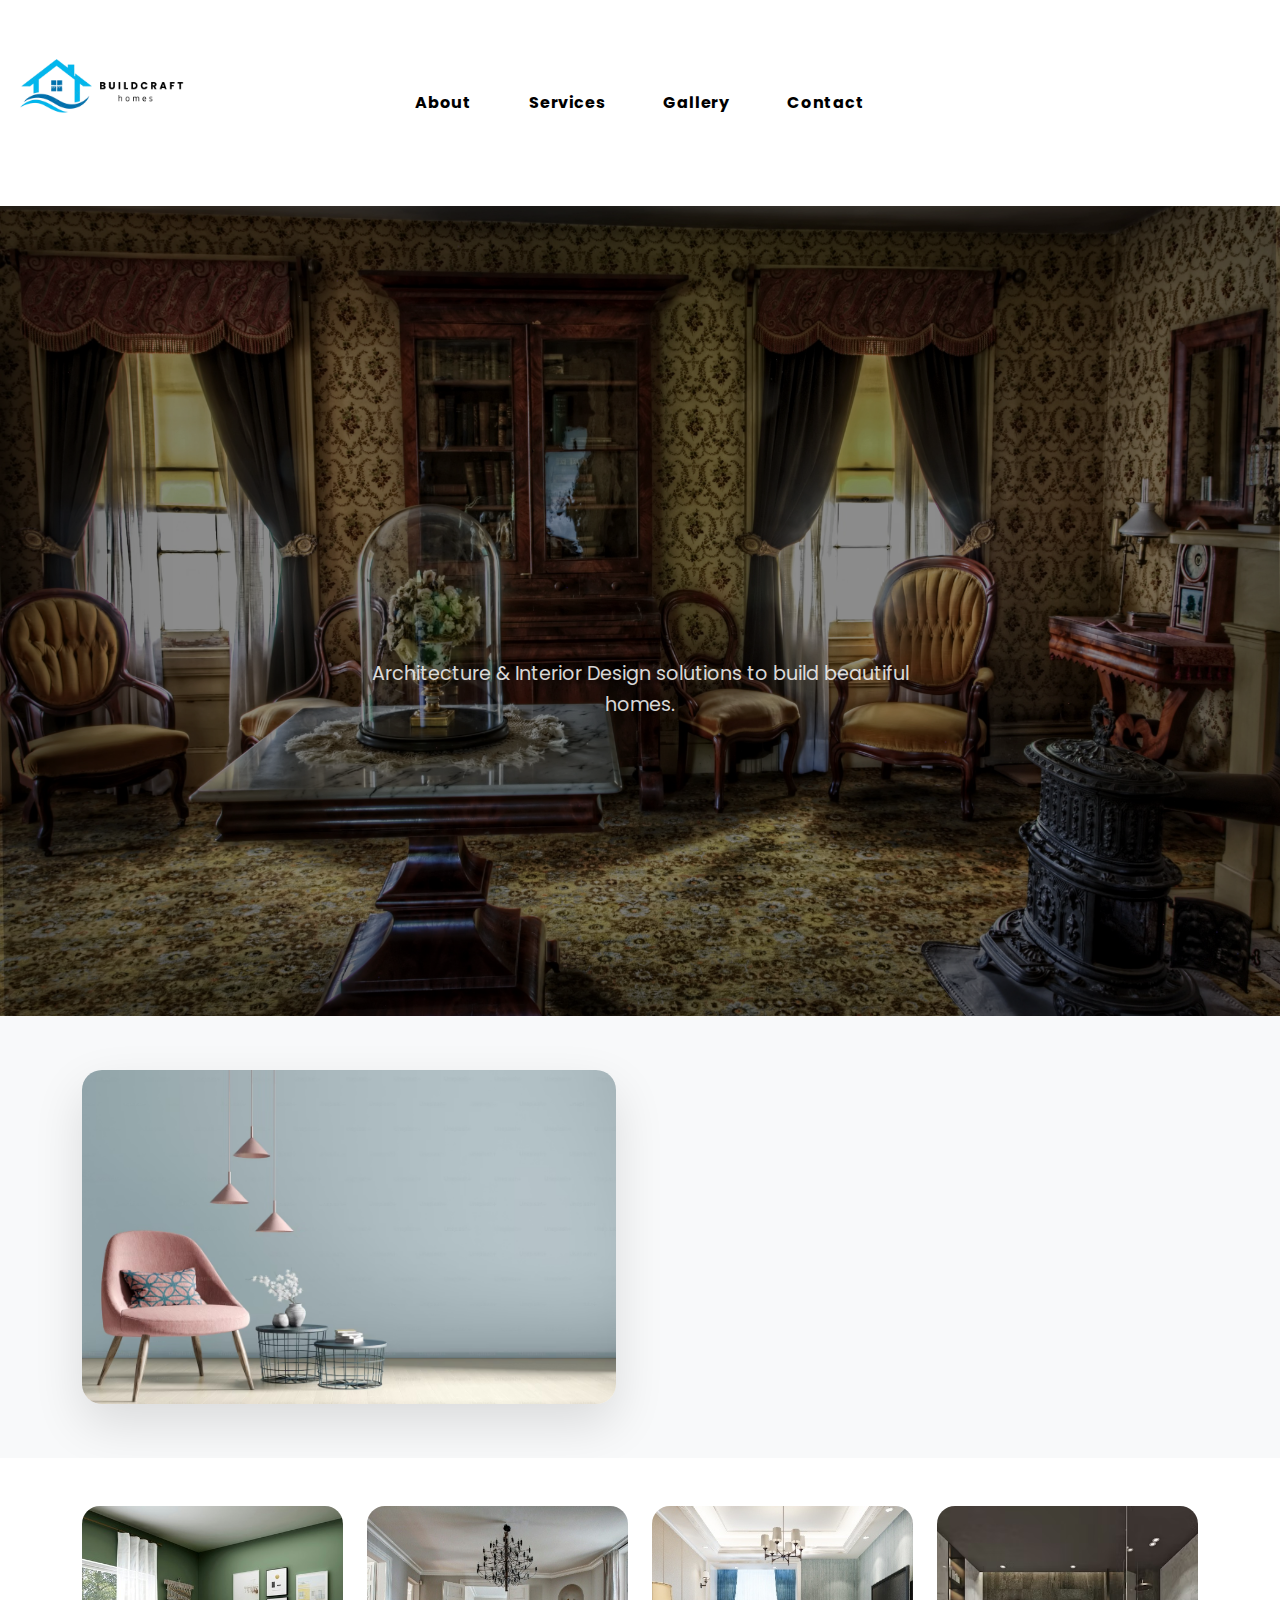
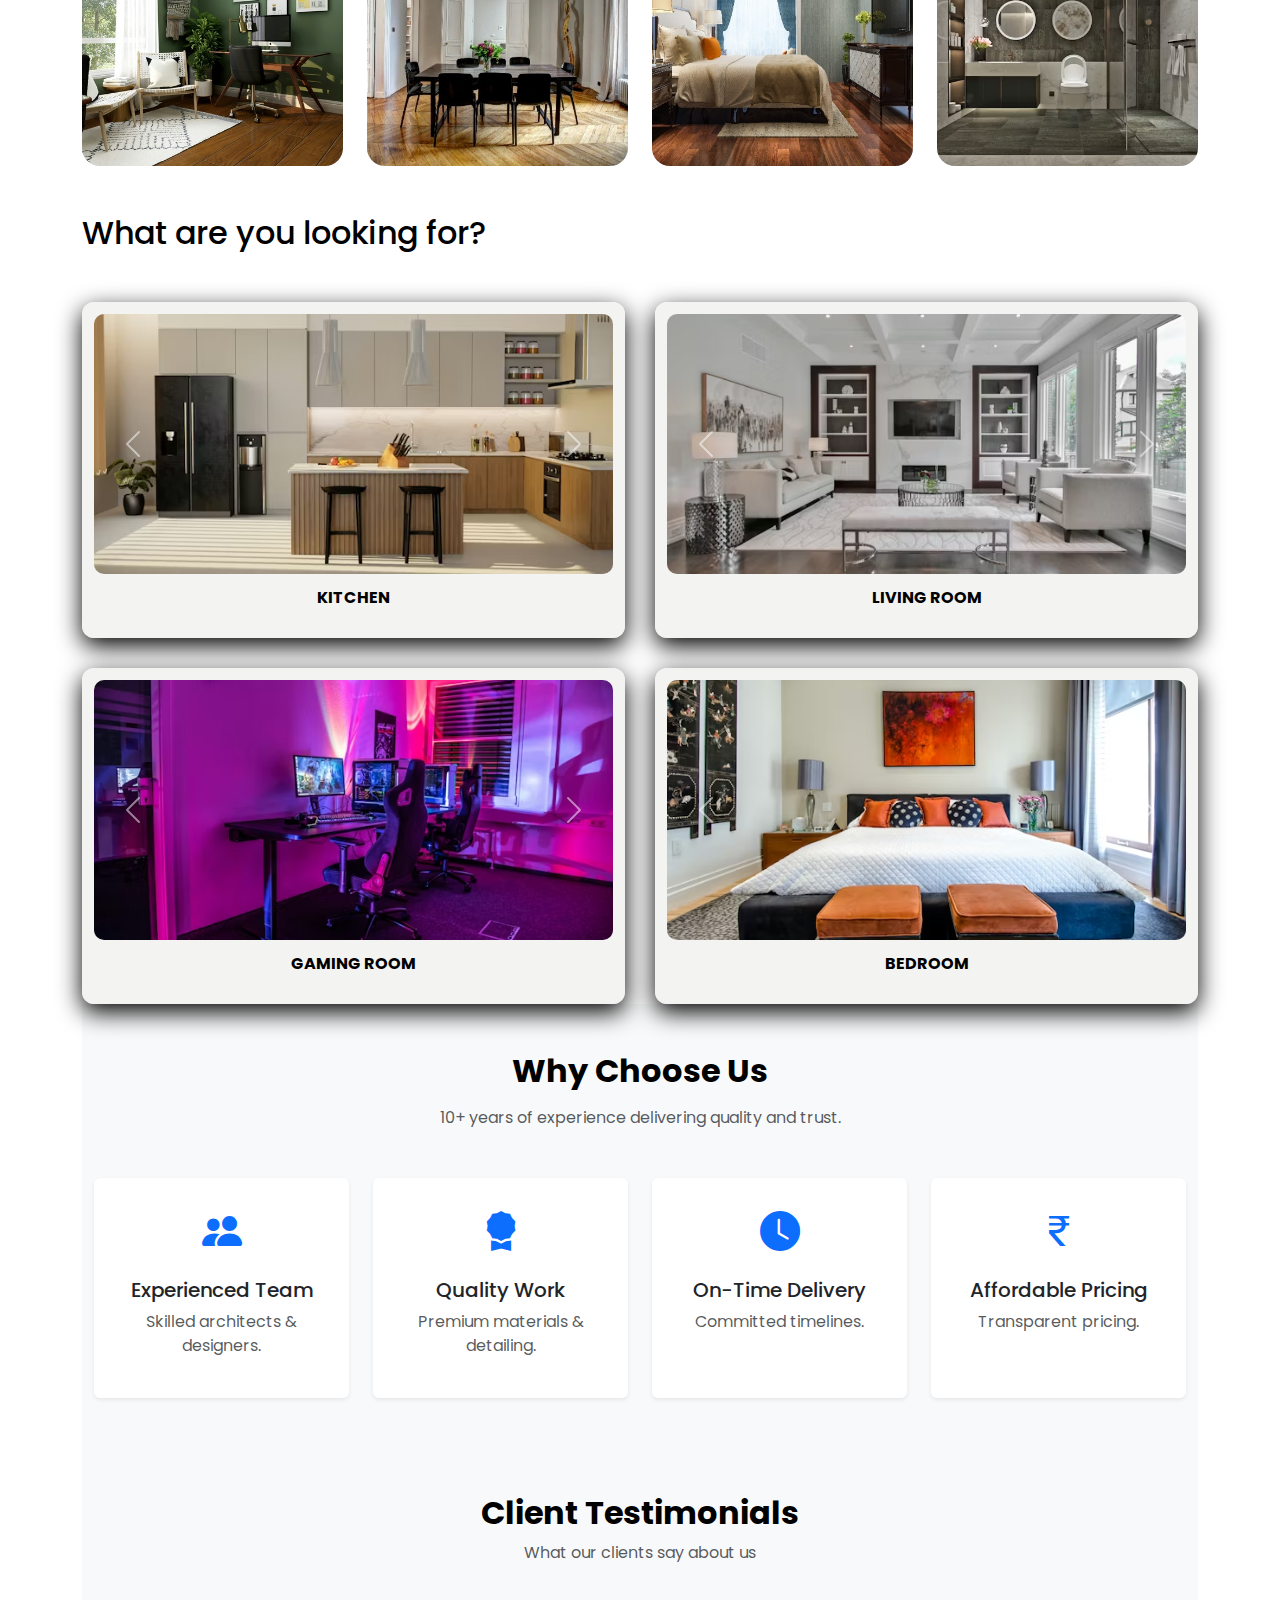
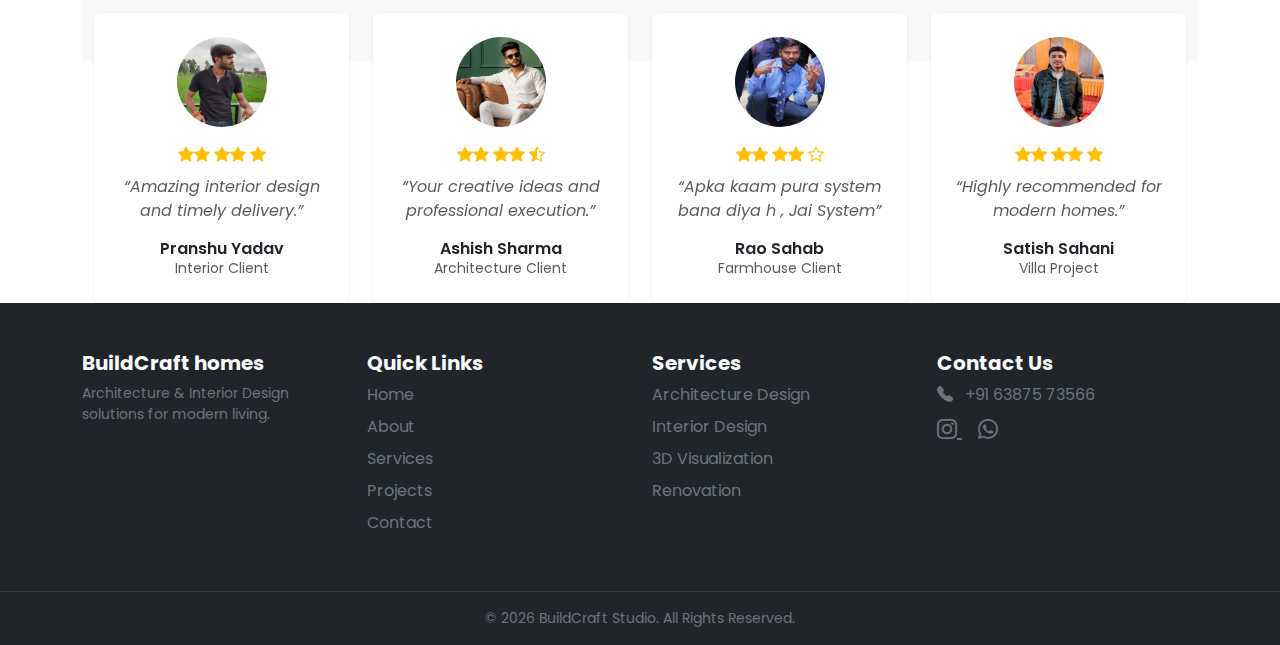
<file: index.html>
<!DOCTYPE html>
<html lang="en">

<head>
  <meta charset="UTF-8">
  <meta name="viewport" content="width=device-width, initial-scale=1.0">
  <title>BuildCraft Studio</title>

  <link href="https://cdn.jsdelivr.net/npm/bootstrap@5.3.2/dist/css/bootstrap.min.css" rel="stylesheet">
  <link href="https://cdn.jsdelivr.net/npm/bootstrap-icons@1.11.3/font/bootstrap-icons.css" rel="stylesheet">
  <link href="https://fonts.googleapis.com/css2?family=Poppins:wght@400;500;600;700&display=swap" rel="stylesheet">
  <link rel="stylesheet" href="asset/style.css">
</head>

<body class="d-flex flex-column min-vh-100">

  <!-- NAVBAR -->
  <nav class="navbar navbar-expand-lg bg-white shadow-sm">
    <div class="container-fluid">

      <!-- LOGO -->
      <a class="navbar-brand" href="index.html">
        <img src="asset/img/BUILD CRAFT.png" alt="BuildCraft Studio" class="img-fluid" style="max-width:180px;">
      </a>

      <!-- TOGGLER -->
      <button class="navbar-toggler" type="button" data-bs-toggle="collapse" data-bs-target="#mainNavbar">
        <span class="navbar-toggler-icon"></span>
      </button>

      <div class="collapse navbar-collapse" id="mainNavbar">

        <!-- LEFT SPACE -->
        <div class="flex-grow-1"></div>

        <!-- CENTER MENU -->
        <ul class="navbar-nav nav-center align-items-lg-center">

          <li class="nav-item">
            <a class="nav-link" href="about.html">About</a>
          </li>

          <li class="nav-item">
            <a class="nav-link" href="service.html">Services</a>
          </li>

          <li class="nav-item">
            <a class="nav-link" href="gallery.html">Gallery</a>
          </li>

          <li class="nav-item">
            <a class="nav-link" href="contact.html">Contact</a>
          </li>

        </ul>

      </div>
    </div>
  </nav>
<main class="flex-grow-1">
  <section class="hero">
    <div class="hero-content">
      <h1>Design Your Dream Home</h1>
      <p>Architecture & Interior Design solutions to build beautiful homes.</p>
      <a href="#" class="hero-btn">Explore Designs</a>
    </div>
  </section>
 <section class="about-section py-5">
  <div class="container">
    <div class="row align-items-center g-5">

      <!-- IMAGE -->
      <div class="col-lg-6">
        <div class="about-img-wrapper">
          <img src="asset/img/about.img/img.01.avif" alt="About" class="img-fluid about-img">
        </div>
      </div>

      <!-- CONTENT -->
      <div class="col-lg-6">
        <div class="about-content">

          <h6 class="about-tag">ABOUT US</h6>

          <h2 class="about-title">
            Designing Spaces That Inspire Living
          </h2>

          <p>
            BuildCraft Studio is a creative architecture and interior design firm
            focused on crafting modern, functional, and timeless spaces.
          </p>

          <p>
            From concept to execution, we work closely with our clients to deliver
            designs that reflect their lifestyle, needs, and vision.
          </p>

          <a href="#" class="about-btn">Learn More</a>

        </div>
      </div>

    </div>
  </div>
</section>

 <section class="ideas-grid py-5">
  <div class="container">
    <div class="row g-4">

      <!-- CARD -->
      <div class="col-md-3 col-sm-6">
        <div class="idea-card">
          <img src="asset/img/homeoffice/img.012.jpg" alt="">
          <div class="idea-overlay">
            <h5>Homeoffice Interior</h5>
          </div>
        </div>
      </div>

      <div class="col-md-3 col-sm-6">
        <div class="idea-card">
          <img src="asset/img/dining/img.01.jpeg" alt="">
          <div class="idea-overlay">
            <h5>Dining Interior</h5>
          </div>
        </div>
      </div>

      <div class="col-md-3 col-sm-6">
        <div class="idea-card">
          <img src="asset/img/bedroom/3d-rendering-beautiful-luxury-bedroom-suite-hotel-with-tv-chandelier.jpeg" alt="">
          <div class="idea-overlay">
            <h5>Bedroom Interior</h5>
          </div>
        </div>
      </div>

      <div class="col-md-3 col-sm-6">
        <div class="idea-card">
          <img src="asset/img/bathroom/bath.01.avif" alt="">
          <div class="idea-overlay">
            <h5>Bathroom Interior</h5>
          </div>
        </div>
      </div>

    </div>
  </div>
</section>

  <section class="browse-section">
    <section class="container">
      <h2 class="section-title">What are you looking for?
</h2>
      <div class="room-two-grid">
        <div class="room-box">
          <div id="kitchenCarousel" class="carousel slide">
            <div class="carousel-inner">
              <div class="carousel-item active">
                <img src="asset/img/kitchen/kit.01.avif" class="d-block w-100" alt="Kitchen design 1">
              </div>
              <div class="carousel-item">
                <img src="asset/img/kitchen/kit.02.avif" class="d-block w-100" alt="Kitchen design 2">
              </div>
            </div>
            <button class="carousel-control-prev" type="button" data-bs-target="#kitchenCarousel" data-bs-slide="prev">
              <span class="carousel-control-prev-icon"></span>
            </button>
            <button class="carousel-control-next" type="button" data-bs-target="#kitchenCarousel" data-bs-slide="next">
              <span class="carousel-control-next-icon"></span>
            </button>
          </div>
          <p class="room-name">KITCHEN </p>
        </div>
        <div class="room-box">
          <div id="livingCarousel" class="carousel slide">
            <div class="carousel-inner">
              <div class="carousel-item active">
                <img src="asset/img/livingroom/living.01.avif" class="d-block w-100" alt="Living room design 1">
              </div>
              <div class="carousel-item">
                <img src="asset/img/livingroom/living.02.avif" class="d-block w-100" alt="Living room design 2">
              </div>
            </div>
            <button class="carousel-control-prev" type="button" data-bs-target="#livingCarousel" data-bs-slide="prev">
              <span class="carousel-control-prev-icon"></span>
            </button>
            <button class="carousel-control-next" type="button" data-bs-target="#livingCarousel" data-bs-slide="next">
              <span class="carousel-control-next-icon"></span>
            </button>
          </div>
          <p class="room-name">LIVING ROOM</p>
        </div>
        <div class="room-box">
          <div id="gamingCarousel" class="carousel slide">
            <div class="carousel-inner">
              <div class="carousel-item active">
                <img src="asset/img/gaming room/gaming.01.avif" class="d-block w-100" alt="Gaming room design 1">
              </div>
              <div class="carousel-item">
                <img src="asset/img/gaming room/gaming.02.avif" class="d-block w-100" alt="Gaming room design 2">
              </div>
            </div>
            <button class="carousel-control-prev" type="button" data-bs-target="#gamingCarousel" data-bs-slide="prev">
              <span class="carousel-control-prev-icon"></span>
            </button>
            <button class="carousel-control-next" type="button" data-bs-target="#gamingCarousel" data-bs-slide="next">
              <span class="carousel-control-next-icon"></span>
            </button>
          </div>
          <p class="room-name">GAMING ROOM</p>
        </div>
        <div class="room-box">
          <div id="bedroomCarousel" class="carousel slide">
            <div class="carousel-inner">
              <div class="carousel-item active">
                <img src="asset/img/bedroom/bed.01.avif" class="d-block w-100" alt="Bedroom design 1">
              </div>
              <div class="carousel-item">
                <img src="asset/img/bedroom/bed.02.avif" class="d-block w-100" alt="Bedroom design 2">
              </div>
            </div>
            <button class="carousel-control-prev" type="button" data-bs-target="#bedroomCarousel" data-bs-slide="prev">
              <span class="carousel-control-prev-icon"></span>
            </button>
            <button class="carousel-control-next" type="button" data-bs-target="#bedroomCarousel" data-bs-slide="next">
              <span class="carousel-control-next-icon"></span>
            </button>
          </div>
          <p class="room-name">BEDROOM</p>
        </div>
      </div>
      </div>
    </section>
   <section class="browse-section">
    <section class="container">
     
   <!-- WHY CHOOSE US -->
    <section class="py-5 bg-light">
      <div class="container text-center">
        <h2 class="fw-bold mb-3">Why Choose Us</h2>
        <p class="text-muted mb-5">
          10+ years of experience delivering quality and trust.
        </p>

        <div class="row g-4">
          <div class="col-md-6 col-lg-3">
            <div class="card h-100 shadow-sm border-0 p-4">
              <i class="bi bi-people-fill fs-1 text-primary mb-3"></i>
              <h5>Experienced Team</h5>
              <p class="text-muted">Skilled architects & designers.</p>
            </div>
          </div>

          <div class="col-md-6 col-lg-3">
            <div class="card h-100 shadow-sm border-0 p-4">
              <i class="bi bi-award-fill fs-1 text-primary mb-3"></i>
              <h5>Quality Work</h5>
              <p class="text-muted">Premium materials & detailing.</p>
            </div>
          </div>
          <div class="col-md-6 col-lg-3">
            <div class="card h-100 shadow-sm border-0 p-4">
              <i class="bi bi-clock-fill fs-1 text-primary mb-3"></i>
              <h5>On-Time Delivery</h5>
              <p class="text-muted">Committed timelines.</p>
            </div>
          </div>
          <div class="col-md-6 col-lg-3">
            <div class="card h-100 shadow-sm border-0 p-4">
              <i class="bi bi-currency-rupee fs-1 text-primary mb-3"></i>
              <h5>Affordable Pricing</h5>
              <p class="text-muted">Transparent pricing.</p>
            </div>
          </div>
        </div>
      </div>
    </section>
<section class="py-5 bg-light">
  <div class="container">
    <div class="text-center mb-5">
      <h2 class="fw-bold">Client Testimonials</h2>
      <p class="text-muted">What our clients say about us</p>
    </div>
        <div class="carousel-item active">
          <div class="row g-4 justify-content-center">
            <div class="col-12 col-md-6 col-lg-3">
              <div class="card h-100 shadow-sm border-0 text-center p-4">
                <img src="asset/img/rating.fpage/img.1.jpeg" class="rounded-circle mx-auto mb-3" width="90" height="90">
                <div class="text-warning mb-2">
                  <i class="bi bi-star-fill"></i><i class="bi bi-star-fill"></i>
                  <i class="bi bi-star-fill"></i><i class="bi bi-star-fill"></i>
                  <i class="bi bi-star-fill"></i>
                </div>
                <p class="text-muted fst-italic">
                  “Amazing interior design and timely delivery.”
                </p>
                <h6 class="fw-semibold mb-0">Pranshu Yadav</h6>
                <small class="text-muted">Interior Client</small>
              </div>
            </div>
            <div class="col-12 col-md-6 col-lg-3">
              <div class="card h-100 shadow-sm border-0 text-center p-4">
                <img src="asset/img/rating.fpage/img.2.jpeg" class="rounded-circle mx-auto mb-3" width="90" height="90">
                <div class="text-warning mb-2">
                  <i class="bi bi-star-fill"></i><i class="bi bi-star-fill"></i>
                  <i class="bi bi-star-fill"></i><i class="bi bi-star-fill"></i>
                  <i class="bi bi-star-half"></i>
                </div>
                <p class="text-muted fst-italic">
                  “Your creative ideas and professional execution.”
                </p>
                <h6 class="fw-semibold mb-0">Ashish Sharma</h6>
                <small class="text-muted">Architecture Client</small>
              </div>
            </div>
            <div class="col-12 col-md-6 col-lg-3">
              <div class="card h-100 shadow-sm border-0 text-center p-4">
                <img src="asset/img/rating.fpage/img.3.jpeg" class="rounded-circle mx-auto mb-3" width="90" height="90">
                <div class="text-warning mb-2">
                  <i class="bi bi-star-fill"></i><i class="bi bi-star-fill"></i>
                  <i class="bi bi-star-fill"></i><i class="bi bi-star-fill"></i>
                  <i class="bi bi-star"></i>
                </div>
                <p class="text-muted fst-italic">
                  “Apka kaam pura system bana diya h , Jai System”
                </p>
                <h6 class="fw-semibold mb-0">Rao Sahab</h6>
                <small class="text-muted">Farmhouse Client</small>
              </div>
            </div>
            <div class="col-12 col-md-6 col-lg-3">
              <div class="card h-100 shadow-sm border-0 text-center p-4">
                <img src="asset/img/rating.fpage/img.4.jpeg" class="rounded-circle mx-auto mb-3" width="90" height="90">
                <div class="text-warning mb-2">
                  <i class="bi bi-star-fill"></i><i class="bi bi-star-fill"></i>
                  <i class="bi bi-star-fill"></i><i class="bi bi-star-fill"></i>
                  <i class="bi bi-star-fill"></i>
                </div>
                <p class="text-muted fst-italic">
                  “Highly recommended for modern homes.”
                </p>
                <h6 class="fw-semibold mb-0">Satish Sahani</h6>
                <small class="text-muted">Villa Project</small>
              </div>
            </div>
          </div>
        </div>      
      </div>
    </div>
  </div>
</section>
</main>
<footer class="bg-dark text-light pt-5 pb-3">
  <div class="container">
    <div class="row">
      <!-- 1. Brand -->
      <div class="col-md-3 mb-4">
        <h5 class="fw-bold">BuildCraft homes</h5>
        <p class="text-secondary small">
          Architecture & Interior Design solutions for modern living.
        </p>
      </div>
      <!-- 2. Quick Links -->
      <div class="col-md-3 mb-4">
        <h5 class="fw-bold">Quick Links</h5>
        <ul class="list-unstyled">
          <li class="mb-2"><a href="#" class="text-secondary text-decoration-none">Home</a></li>
          <li class="mb-2"><a href="#" class="text-secondary text-decoration-none">About</a></li>
          <li class="mb-2"><a href="#" class="text-secondary text-decoration-none">Services</a></li>
          <li class="mb-2"><a href="#" class="text-secondary text-decoration-none">Projects</a></li>
          <li><a href="#" class="text-secondary text-decoration-none">Contact</a></li>
        </ul>
      </div>
      <!-- 3. Services -->
      <div class="col-md-3 mb-4">
        <h5 class="fw-bold">Services</h5>
        <ul class="list-unstyled text-secondary">
          <li class="mb-2">Architecture Design</li>
          <li class="mb-2">Interior Design</li>
          <li class="mb-2">3D Visualization</li>
          <li>Renovation</li>
        </ul>
      </div>
      <!-- 4. Contact Us -->
      <div class="col-md-3 mb-4">
        <h5 class="fw-bold">Contact Us</h5>
        <p class="text-secondary mb-2">
          <i class="bi bi-telephone-fill me-2"></i>
          +91 63875 73566
        </p>
        <div class="mb-3">
          <a href="#" class="text-secondary fs-5 me-3">
            <i class="bi bi-instagram"></i>
          </a>
          <a href="#" class="text-secondary fs-5">
            <i class="bi bi-whatsapp"></i>
          </a>
        </div>
        </div>
      </div>
    </div>
    <hr class="border-secondary">
    <div class="text-center text-secondary small">
      © 2026 BuildCraft Studio. All Rights Reserved.
    </div>
  </div>
</footer>
      <script src="https://cdn.jsdelivr.net/npm/bootstrap@5.3.8/dist/js/bootstrap.bundle.min.js"></script>
      <script>
  const darkBtn = document.getElementById("darkModeBtn");
  darkBtn.addEventListener("click", () => {
    document.body.classList.toggle("dark-mode");
  });
</script>
</body>
</html>
</file>
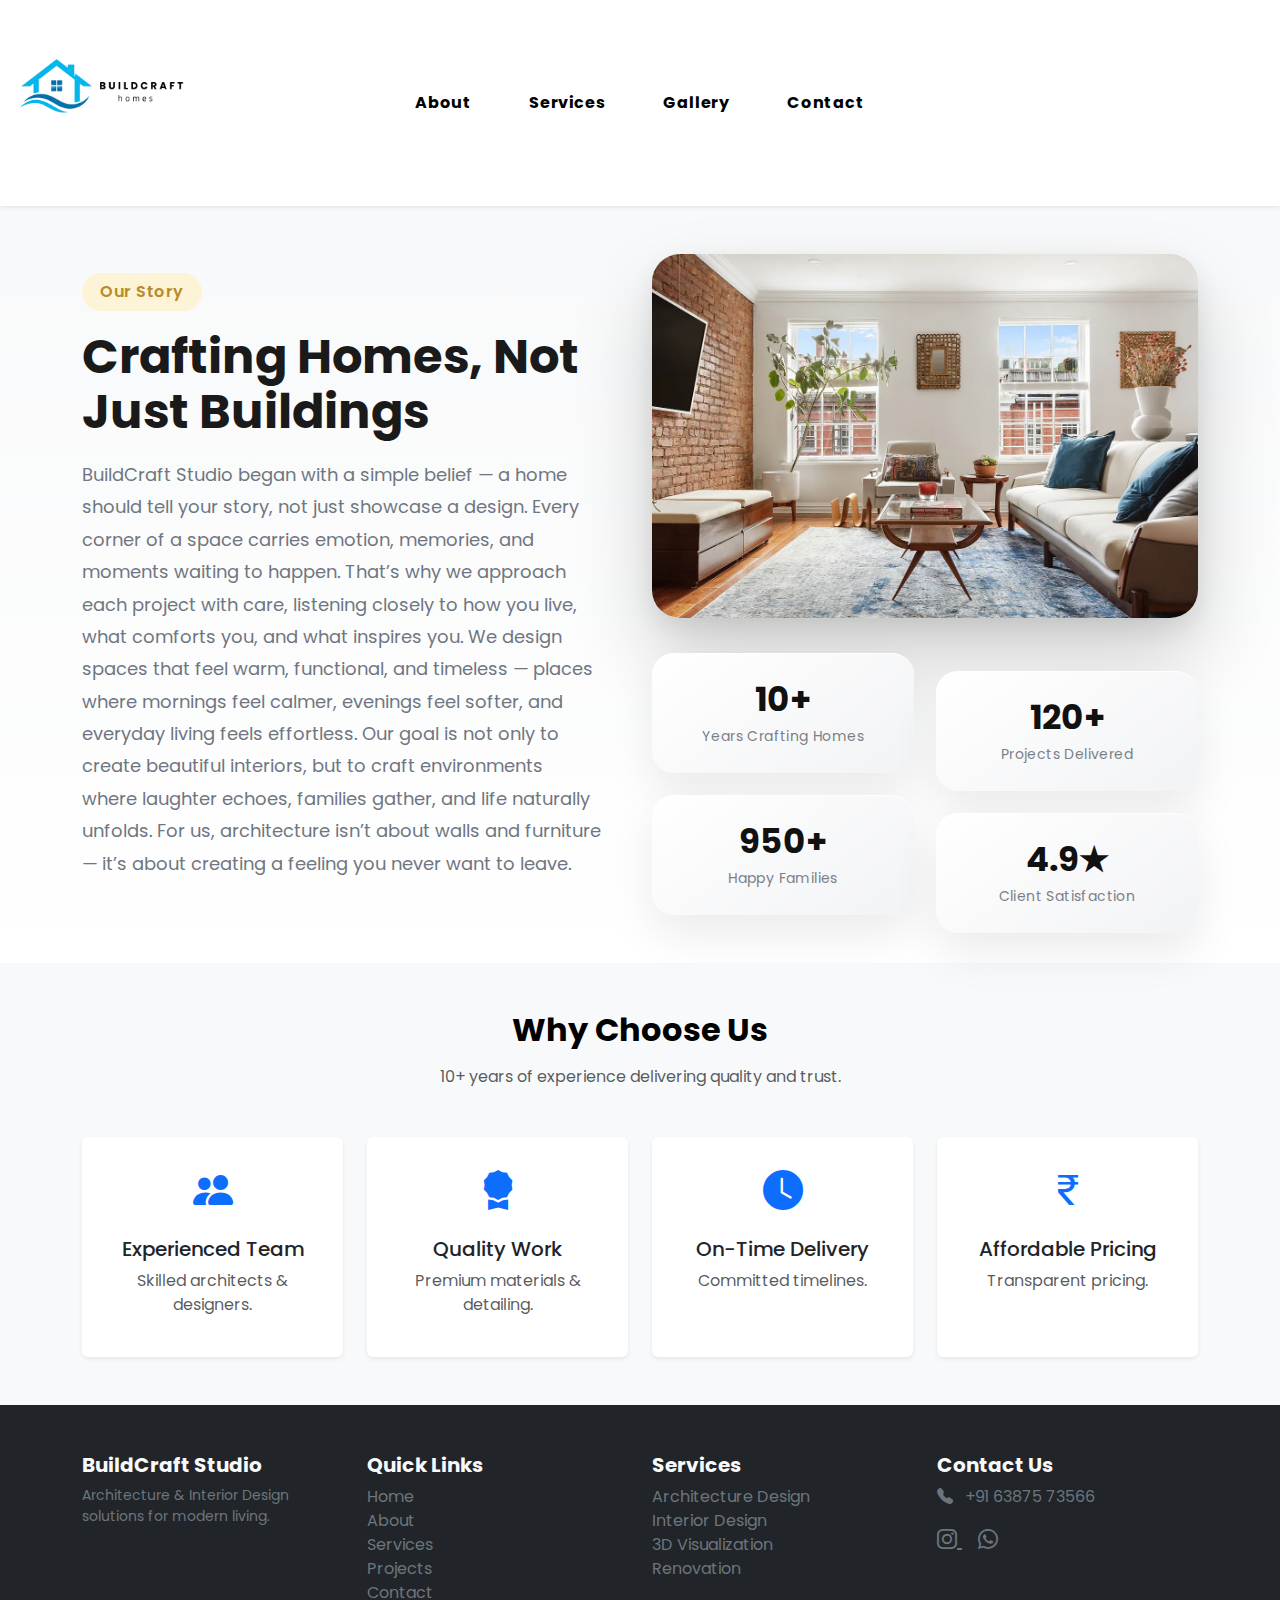
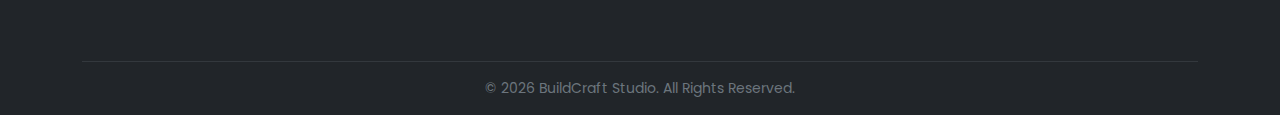
<file: about.html>
<!DOCTYPE html>
<html lang="en">

<head>
  <meta charset="UTF-8">
  <meta name="viewport" content="width=device-width, initial-scale=1.0">
  <title>BuildCraft Studio</title>

  <link href="https://cdn.jsdelivr.net/npm/bootstrap@5.3.2/dist/css/bootstrap.min.css" rel="stylesheet">
  <link href="https://cdn.jsdelivr.net/npm/bootstrap-icons@1.11.3/font/bootstrap-icons.css" rel="stylesheet">
  <link href="https://fonts.googleapis.com/css2?family=Poppins:wght@400;500;600;700&display=swap" rel="stylesheet">
  <link rel="stylesheet" href="asset/style.css">
</head>

<body class="d-flex flex-column min-vh-100">

  <!-- NAVBAR -->
  <nav class="navbar navbar-expand-lg bg-white shadow-sm">
    <div class="container-fluid">

      <!-- LOGO -->
      <a class="navbar-brand" href="index.html">
        <img src="asset/img/BUILD CRAFT.png" alt="BuildCraft Studio" class="img-fluid" style="max-width:180px;">
      </a>

      <!-- TOGGLER -->
      <button class="navbar-toggler" type="button" data-bs-toggle="collapse" data-bs-target="#mainNavbar">
        <span class="navbar-toggler-icon"></span>
      </button>

      <div class="collapse navbar-collapse" id="mainNavbar">

        <!-- LEFT SPACE -->
        <div class="flex-grow-1"></div>

        <!-- CENTER MENU -->
        <ul class="navbar-nav nav-center align-items-lg-center">

          <li class="nav-item">
            <a class="nav-link" href="about.html">About</a>
          </li>

          <li class="nav-item">
            <a class="nav-link" href="service.html">Services</a>
          </li>

          <li class="nav-item">
            <a class="nav-link" href="gallery.html">Gallery</a>
          </li>

          <li class="nav-item">
            <a class="nav-link" href="contact.html">Contact</a>
          </li>

        </ul>

      </div>
    </div>
  </nav>

  <!-- MAIN -->
  <main class="flex-grow-1">
<section class="about-hero py-5">
  <div class="container">
    <div class="row align-items-center gy-5">

      <!-- TEXT -->
      <div class="col-lg-6">

        <span class="about-badge">Our Story</span>

        <h1 class="about-title">
          Crafting Homes, Not Just Buildings
        </h1>

        <p class="about-desc">
          BuildCraft Studio began with a simple belief — a home should tell your story, not just showcase a design. Every corner of a space carries emotion, memories, and moments waiting to happen. That’s why we approach each project with care, listening closely to how you live, what comforts you, and what inspires you. We design spaces that feel warm, functional, and timeless — places where mornings feel calmer, evenings feel softer, and everyday living feels effortless. Our goal is not only to create beautiful interiors, but to craft environments where laughter echoes, families gather, and life naturally unfolds. For us, architecture isn’t about walls and furniture — it’s about creating a feeling you never want to leave.

        </p>

      </div>

      <!-- IMAGE + STATS -->
      <div class="col-lg-6 text-center">

        <div class="about-image-wrap">
          <img src="asset/img/hd_image.webp" class="img-fluid" alt="">
        </div>

        <!-- NEW STATS -->
        <div class="about-stats">

          <div class="stat-card">
            <h3>10+</h3>
            <p>Years Crafting Homes</p>
          </div>

          <div class="stat-card">
            <h3>120+</h3>
            <p>Projects Delivered</p>
          </div>

          <div class="stat-card">
            <h3>950+</h3>
            <p>Happy Families</p>
          </div>

          <div class="stat-card">
            <h3>4.9★</h3>
            <p>Client Satisfaction</p>
          </div>

        </div>

      </div>

    </div>
  </div>
</section>

    <!-- WHY CHOOSE US -->
    <section class="py-5 bg-light">
      <div class="container text-center">
        <h2 class="fw-bold mb-3">Why Choose Us</h2>
        <p class="text-muted mb-5">
          10+ years of experience delivering quality and trust.
        </p>

        <div class="row g-4">
          <div class="col-md-6 col-lg-3">
            <div class="card h-100 shadow-sm border-0 p-4">
              <i class="bi bi-people-fill fs-1 text-primary mb-3"></i>
              <h5>Experienced Team</h5>
              <p class="text-muted">Skilled architects & designers.</p>
            </div>
          </div>

          <div class="col-md-6 col-lg-3">
            <div class="card h-100 shadow-sm border-0 p-4">
              <i class="bi bi-award-fill fs-1 text-primary mb-3"></i>
              <h5>Quality Work</h5>
              <p class="text-muted">Premium materials & detailing.</p>
            </div>
          </div>

          <div class="col-md-6 col-lg-3">
            <div class="card h-100 shadow-sm border-0 p-4">
              <i class="bi bi-clock-fill fs-1 text-primary mb-3"></i>
              <h5>On-Time Delivery</h5>
              <p class="text-muted">Committed timelines.</p>
            </div>
          </div>

          <div class="col-md-6 col-lg-3">
            <div class="card h-100 shadow-sm border-0 p-4">
              <i class="bi bi-currency-rupee fs-1 text-primary mb-3"></i>
              <h5>Affordable Pricing</h5>
              <p class="text-muted">Transparent pricing.</p>
            </div>
          </div>
        </div>
      </div>
    </section>

  </main>
<footer class="bg-dark text-light pt-5 pb-3 mt-auto">
  <div class="container">
    <div class="row">

      <div class="col-md-3 mb-4">
        <h5 class="fw-bold">BuildCraft Studio</h5>
        <p class="text-secondary small">
          Architecture & Interior Design solutions for modern living.
        </p>
      </div>

      <div class="col-md-3 mb-4">
        <h5 class="fw-bold">Quick Links</h5>
        <ul class="list-unstyled">
          <li><a href="#" class="text-secondary text-decoration-none">Home</a></li>
          <li><a href="#" class="text-secondary text-decoration-none">About</a></li>
          <li><a href="#" class="text-secondary text-decoration-none">Services</a></li>
          <li><a href="#" class="text-secondary text-decoration-none">Projects</a></li>
          <li><a href="#" class="text-secondary text-decoration-none">Contact</a></li>
        </ul>
      </div>

      <div class="col-md-3 mb-4">
        <h5 class="fw-bold">Services</h5>
        <ul class="list-unstyled text-secondary">
          <li>Architecture Design</li>
          <li>Interior Design</li>
          <li>3D Visualization</li>
          <li>Renovation</li>
        </ul>
      </div>

      <div class="col-md-3 mb-4">
        <h5 class="fw-bold">Contact Us</h5>
        <p class="text-secondary">
          <i class="bi bi-telephone-fill me-2"></i>
          +91 63875 73566
        </p>
        <a href="#" class="text-secondary fs-5 me-3">
          <i class="bi bi-instagram"></i>
        </a>
        <a href="#" class="text-secondary fs-5">
          <i class="bi bi-whatsapp"></i>
        </a>
      </div>

    </div>

    <hr class="border-secondary">

    <div class="text-center text-secondary small">
      © 2026 BuildCraft Studio. All Rights Reserved.
    </div>
  </div>
</footer>

  <!-- Bootstrap JS -->
  <script src="https://cdn.jsdelivr.net/npm/bootstrap@5.3.2/dist/js/bootstrap.bundle.min.js"></script>

  <script>
    const darkBtn = document.getElementById("darkModeBtn");
    darkBtn.addEventListener("click", () => {
      document.body.classList.toggle("dark-mode");
    });
  </script>

</body>
</html>
</file>
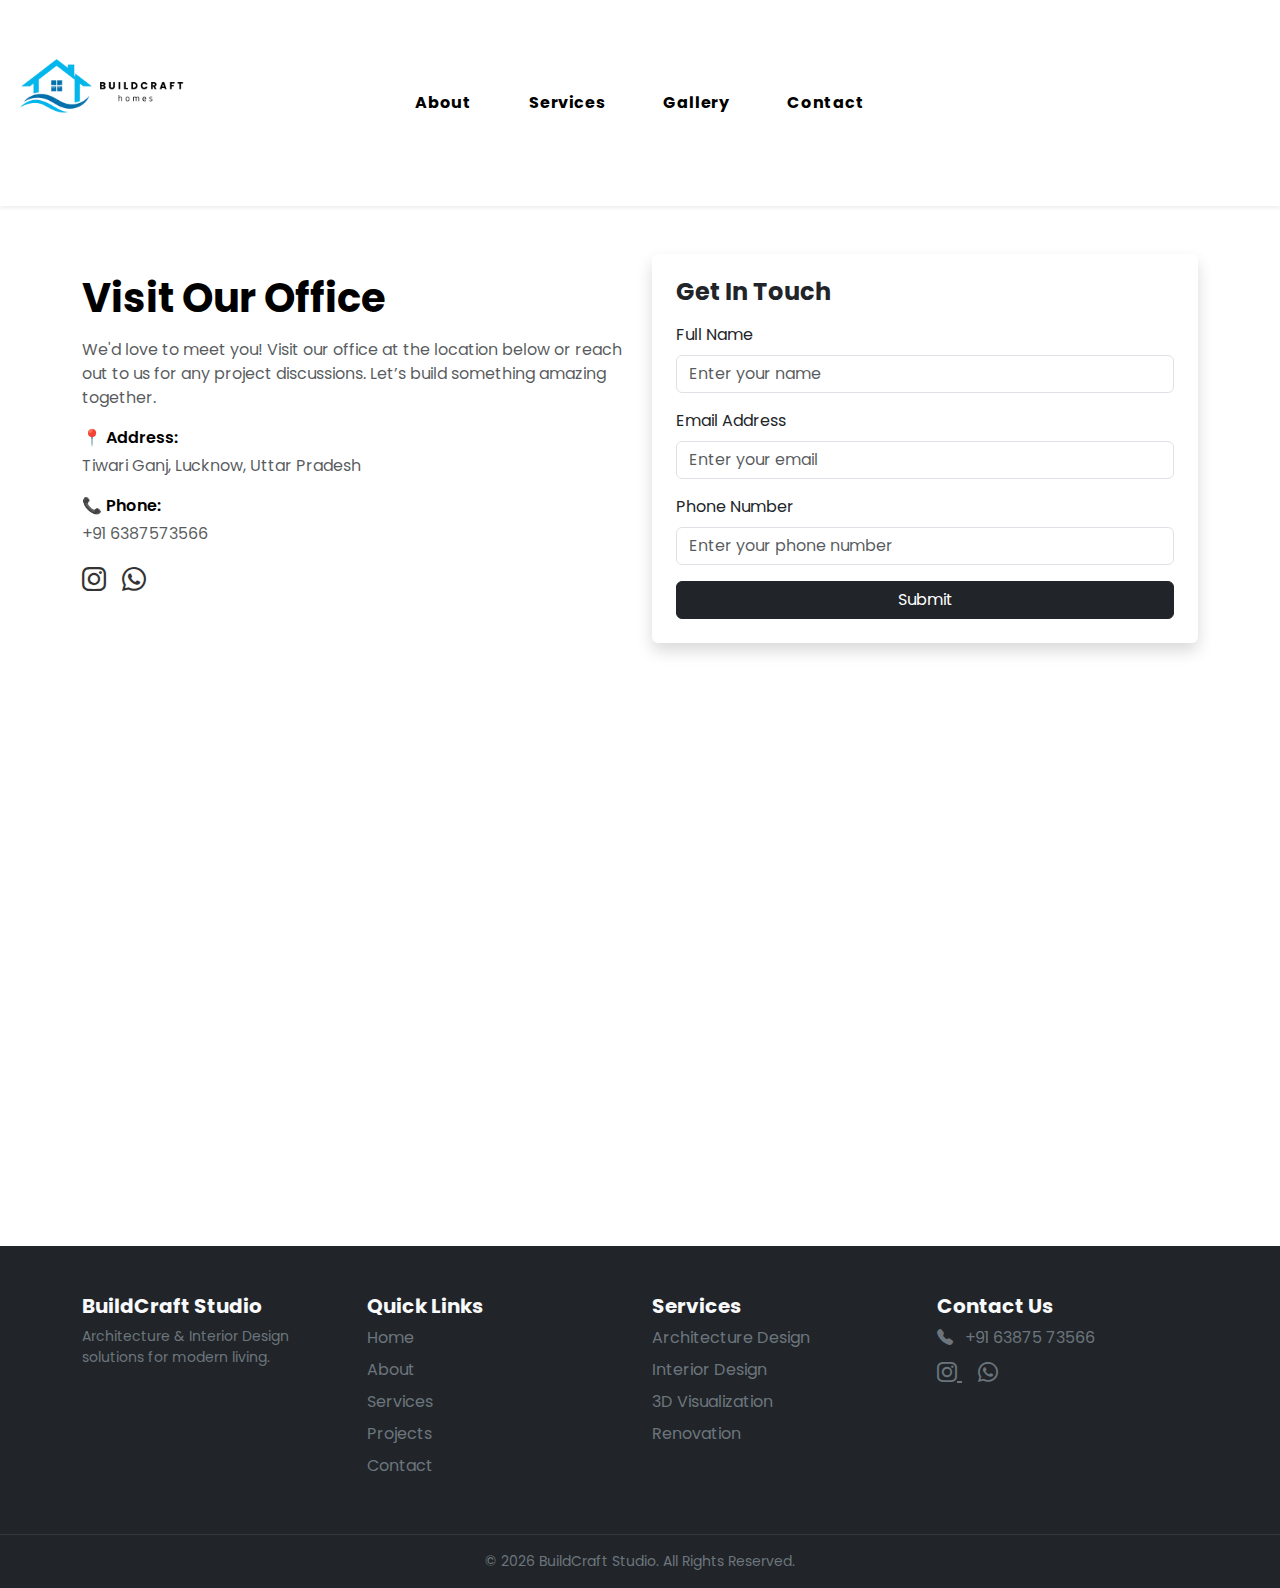
<file: contact.html>
<!DOCTYPE html>
<html lang="en">

<head>
  <meta charset="UTF-8">
  <meta name="viewport" content="width=device-width, initial-scale=1.0">
  <title>BuildCraft Studio</title>

  <link href="https://cdn.jsdelivr.net/npm/bootstrap@5.3.2/dist/css/bootstrap.min.css" rel="stylesheet">
  <link href="https://cdn.jsdelivr.net/npm/bootstrap-icons@1.11.3/font/bootstrap-icons.css" rel="stylesheet">
  <link href="https://fonts.googleapis.com/css2?family=Poppins:wght@400;500;600;700&display=swap" rel="stylesheet">
  <link rel="stylesheet" href="asset/style.css">
</head>

<body class="d-flex flex-column min-vh-100">

  <!-- NAVBAR -->
  <nav class="navbar navbar-expand-lg bg-white shadow-sm">
    <div class="container-fluid">

      <!-- LOGO -->
      <a class="navbar-brand" href="index.html">
        <img src="asset/img/BUILD CRAFT.png" alt="BuildCraft Studio" class="img-fluid" style="max-width:180px;">
      </a>

      <!-- TOGGLER -->
      <button class="navbar-toggler" type="button" data-bs-toggle="collapse" data-bs-target="#mainNavbar">
        <span class="navbar-toggler-icon"></span>
      </button>

      <div class="collapse navbar-collapse" id="mainNavbar">

        <!-- LEFT SPACE -->
        <div class="flex-grow-1"></div>

        <!-- CENTER MENU -->
        <ul class="navbar-nav nav-center align-items-lg-center">

          <li class="nav-item">
            <a class="nav-link" href="about.html">About</a>
          </li>

          <li class="nav-item">
            <a class="nav-link" href="service.html">Services</a>
          </li>

          <li class="nav-item">
            <a class="nav-link" href="gallery.html">Gallery</a>
          </li>

          <li class="nav-item">
            <a class="nav-link" href="contact.html">Contact</a>
          </li>

        </ul>

      </div>
    </div>
  </nav>

    <main class="flex-grow-1">
 <!-- Contact Section -->
<section class="container py-5">
  <div class="row align-items-center">
    <div class="col-lg-6 mb-4">
  <h1 class="fw-bold mb-3">Visit Our Office</h1>
  <p class="text-muted">
    We'd love to meet you! Visit our office at the location below 
    or reach out to us for any project discussions. 
    Let’s build something amazing together.
  </p>

  <p class="fw-semibold mb-1">📍 Address:</p>
  <p class="text-muted">
    Tiwari Ganj, Lucknow, Uttar Pradesh
  </p>

  <p class="fw-semibold mb-1">📞 Phone:</p>
  <p class="text-muted">+91 6387573566</p>
<div class="d-flex gap-3">
  <a href="https://instagram.com/buildcraftstudio" target="_blank" class="social-icon">
    <i class="bi bi-instagram"></i>
  </a>

  <a href="https://wa.me/916387573566" target="_blank" class="social-icon">
    <i class="bi bi-whatsapp"></i>
  </a>
</div>

</div>


    <!-- Right Side Form -->
    <div class="col-lg-6">
      <div class="card shadow p-4 border-0">
        <h4 class="fw-bold mb-3">Get In Touch</h4>

        <form>
          <div class="mb-3">
            <label class="form-label">Full Name</label>
            <input type="text" class="form-control" placeholder="Enter your name" required>
          </div>

          <div class="mb-3">
            <label class="form-label">Email Address</label>
            <input type="email" class="form-control" placeholder="Enter your email" required>
          </div>

          <div class="mb-3">
            <label class="form-label">Phone Number</label>
            <input type="tel" class="form-control" placeholder="Enter your phone number" required>
          </div>

          <button type="submit" class="btn btn-dark w-100">Submit</button>
        </form>
      </div>
    </div>

  </div>
</section>

<!-- Full Width Google Map -->
<div class="container-fluid p-0 mt-5">
  <iframe 
    src="https://www.google.com/maps/embed?pb=!1m18!1m12!1m3!1d3558.395565489277!2d81.06207017489426!3d26.8909384610269!2m3!1f0!2f0!3f0!3m2!1i1024!2i768!4f13.1!3m3!1m2!1s0x399959003e7fc2df%3A0xdc3a8a5906ab2f5!2sTiwari%20ganj!5e0!3m2!1sen!2sin!4v1770802148031!5m2!1sen!2sin"
    width="100%"
    height="500"
    style="border:0;"
    allowfullscreen=""
    loading="lazy">
  </iframe>
</div>

  </main>
<footer class="bg-dark text-light pt-5 pb-3">
  <div class="container">
    <div class="row">
      <!-- 1. Brand -->
      <div class="col-md-3 mb-4">
        <h5 class="fw-bold">BuildCraft Studio</h5>
        <p class="text-secondary small">
          Architecture & Interior Design solutions for modern living.
        </p>
      </div>
      <!-- 2. Quick Links -->
      <div class="col-md-3 mb-4">
        <h5 class="fw-bold">Quick Links</h5>
        <ul class="list-unstyled">
          <li class="mb-2"><a href="#" class="text-secondary text-decoration-none">Home</a></li>
          <li class="mb-2"><a href="#" class="text-secondary text-decoration-none">About</a></li>
          <li class="mb-2"><a href="#" class="text-secondary text-decoration-none">Services</a></li>
          <li class="mb-2"><a href="#" class="text-secondary text-decoration-none">Projects</a></li>
          <li><a href="#" class="text-secondary text-decoration-none">Contact</a></li>
        </ul>
      </div>
      <!-- 3. Services -->
      <div class="col-md-3 mb-4">
        <h5 class="fw-bold">Services</h5>
        <ul class="list-unstyled text-secondary">
          <li class="mb-2">Architecture Design</li>
          <li class="mb-2">Interior Design</li>
          <li class="mb-2">3D Visualization</li>
          <li>Renovation</li>
        </ul>
      </div>
      <!-- 4. Contact Us -->
      <div class="col-md-3 mb-4">
        <h5 class="fw-bold">Contact Us</h5>
        <p class="text-secondary mb-2">
          <i class="bi bi-telephone-fill me-2"></i>
          +91 63875 73566
        </p>
        <div class="mb-3">
          <a href="#" class="text-secondary fs-5 me-3">
            <i class="bi bi-instagram"></i>
          </a>
          <a href="#" class="text-secondary fs-5">
            <i class="bi bi-whatsapp"></i>
          </a>
        </div>
        </div>
      </div>
    </div>
    <hr class="border-secondary">
    <div class="text-center text-secondary small">
      © 2026 BuildCraft Studio. All Rights Reserved.
    </div>
  </div>
</footer>
        <script src="https://cdn.jsdelivr.net/npm/bootstrap@5.3.8/dist/js/bootstrap.bundle.min.js"></script>
      <script>
  const darkBtn = document.getElementById("darkModeBtn");
  darkBtn.addEventListener("click", () => {
    document.body.classList.toggle("dark-mode");
  });
</script>
</body>
</html>
</file>
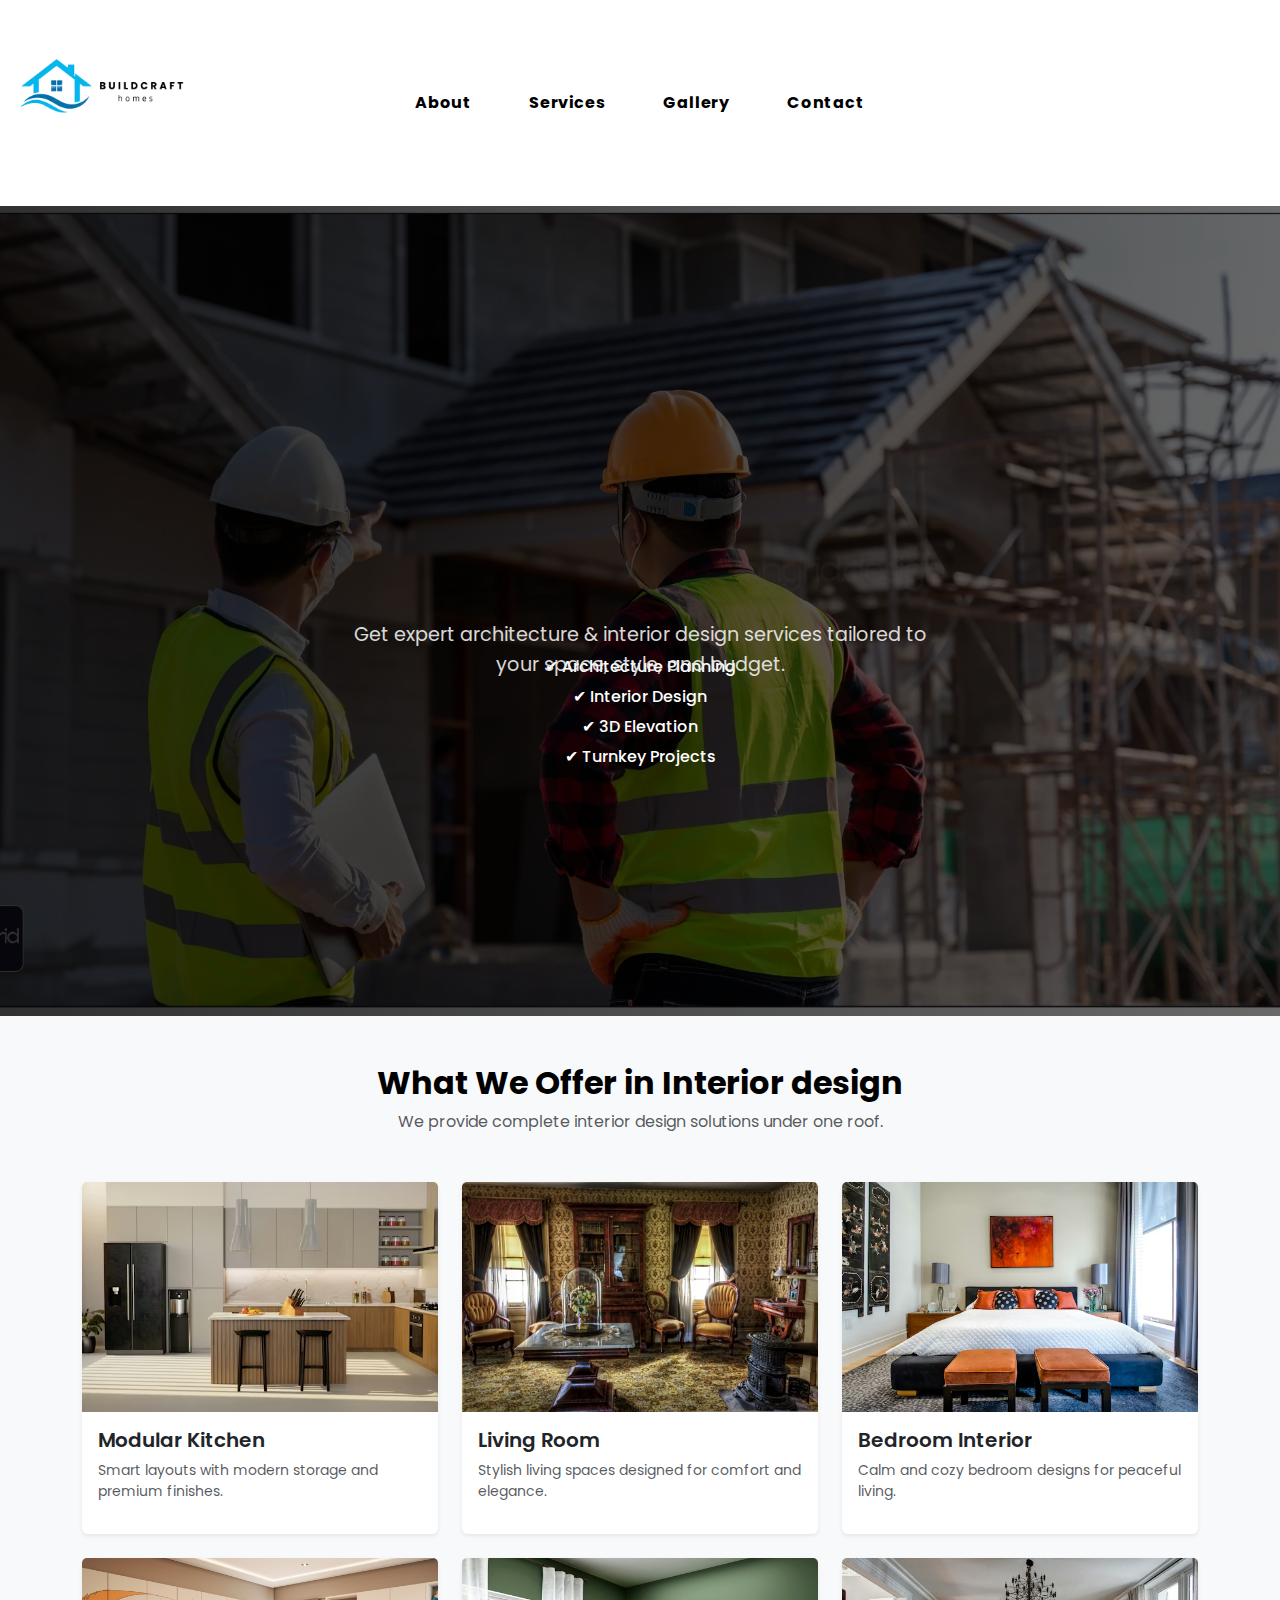
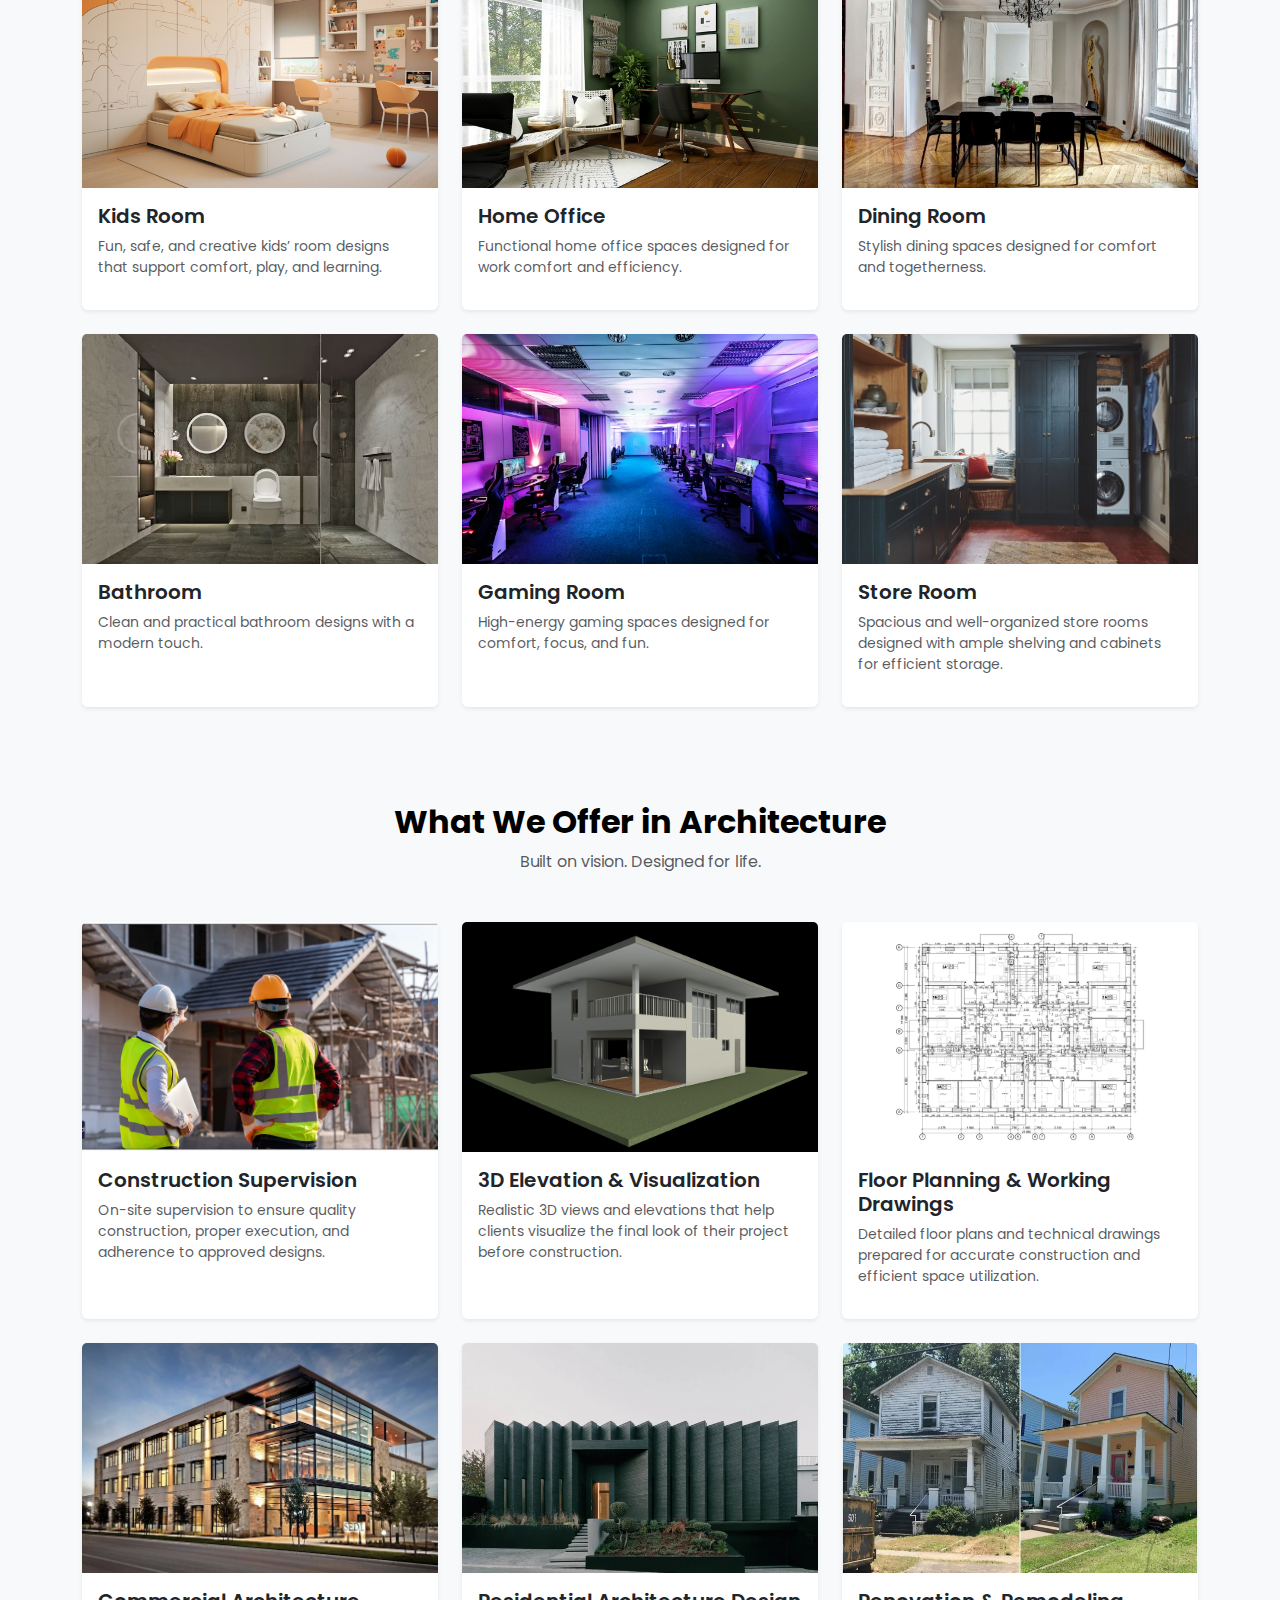
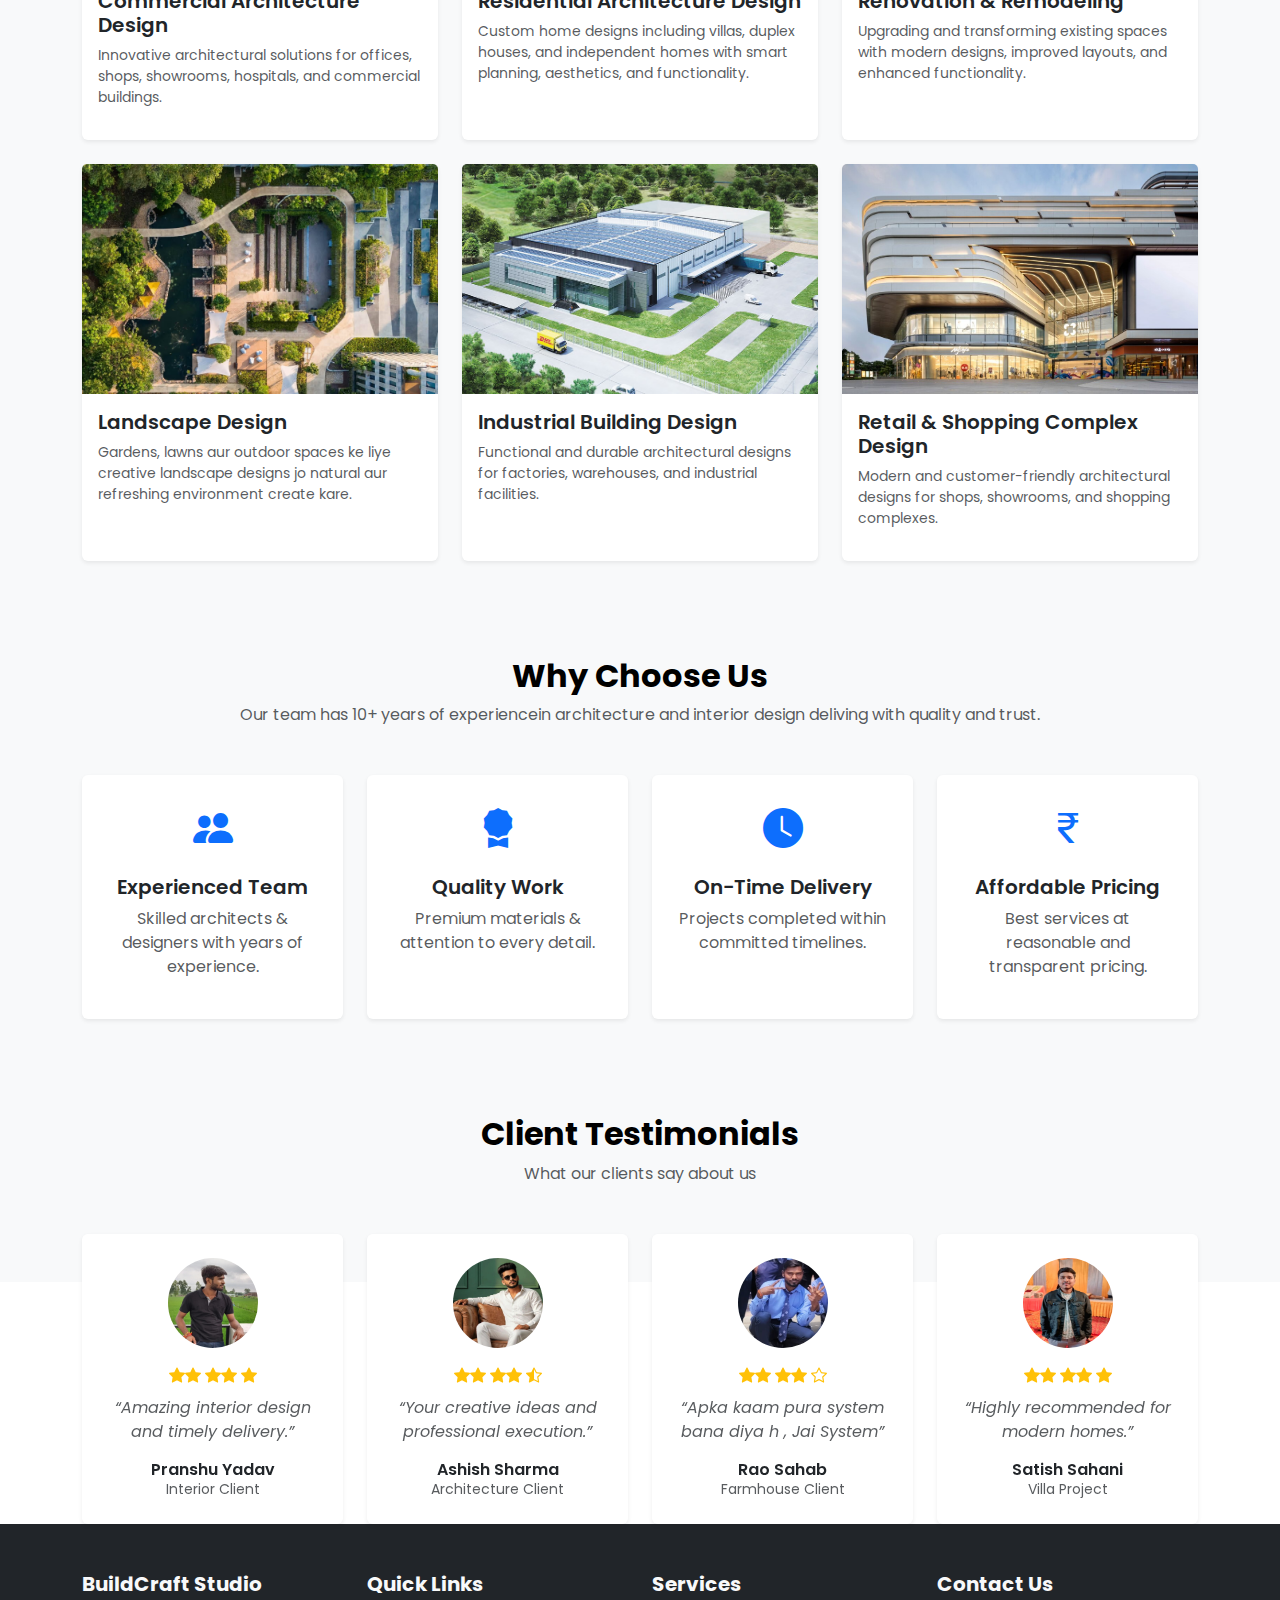
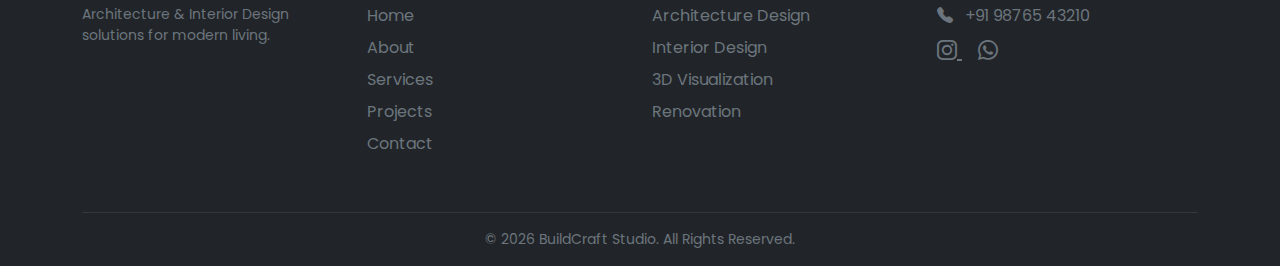
<file: service.html>
<!DOCTYPE html>
<html lang="en">

<head>
  <meta charset="UTF-8">
  <meta name="viewport" content="width=device-width, initial-scale=1.0">
  <title>BuildCraft Studio</title>

  <link href="https://cdn.jsdelivr.net/npm/bootstrap@5.3.2/dist/css/bootstrap.min.css" rel="stylesheet">
  <link href="https://cdn.jsdelivr.net/npm/bootstrap-icons@1.11.3/font/bootstrap-icons.css" rel="stylesheet">
  <link href="https://fonts.googleapis.com/css2?family=Poppins:wght@400;500;600;700&display=swap" rel="stylesheet">
  <link rel="stylesheet" href="asset/style.css">
</head>

<body class="d-flex flex-column min-vh-100">

  <!-- NAVBAR -->
  <nav class="navbar navbar-expand-lg bg-white shadow-sm">
    <div class="container-fluid">

      <!-- LOGO -->
      <a class="navbar-brand" href="index.html">
        <img src="asset/img/BUILD CRAFT.png" alt="BuildCraft Studio" class="img-fluid" style="max-width:180px;">
      </a>

      <!-- TOGGLER -->
      <button class="navbar-toggler" type="button" data-bs-toggle="collapse" data-bs-target="#mainNavbar">
        <span class="navbar-toggler-icon"></span>
      </button>

      <div class="collapse navbar-collapse" id="mainNavbar">

        <!-- LEFT SPACE -->
        <div class="flex-grow-1"></div>

        <!-- CENTER MENU -->
        <ul class="navbar-nav nav-center align-items-lg-center">

          <li class="nav-item">
            <a class="nav-link" href="about.html">About</a>
          </li>

          <li class="nav-item">
            <a class="nav-link" href="service.html">Services</a>
          </li>

          <li class="nav-item">
            <a class="nav-link" href="gallery.html">Gallery</a>
          </li>

          <li class="nav-item">
            <a class="nav-link" href="contact.html">Contact</a>
          </li>

        </ul>

      </div>
    </div>
  </nav>

  <main class="flex-grow-1">
<section class="hero service-hero">
  <div class="hero-overlay"></div>

  <div class="container h-100">
    <div class="row h-100 align-items-center">

      <!-- CONTENT CENTER -->
      <div class="col-lg-8 mx-auto text-center text-white hero-content">


        <h1 class="mb-3">Our Professional Services</h1>

        <p class="mb-4">
          Get expert architecture & interior design services tailored
          to your space, style, and budget.
        </p>

        <ul class="list-unstyled">
          <li>✔ Architecture Planning</li>
          <li>✔ Interior Design</li>
          <li>✔ 3D Elevation</li>
          <li>✔ Turnkey Projects</li>
        </ul>

      </div>

    </div>
  </div>
</section>

<section id="services" class="py-5 bg-light">
  <div class="container">
    <div class="text-center mb-5">
      <h2 class="fw-bold">What We Offer in Interior design</h2>
      <p class="text-muted">
       We provide complete interior design solutions under one roof.
      </p>
    </div>
    <div class="row g-4">
      <div class="col-md-4">
        <div class="card h-100 shadow-sm border-0">
          <img src="asset/img/kitchen/kit.01.avif" class="card-img-top" alt="Kitchen Design">
          <div class="card-body">
            <h5 class="fw-semibold">Modular Kitchen</h5>
            <p class="text-muted small">
              Smart layouts with modern storage and premium finishes.
            </p>
          </div>
        </div>
      </div>
      <div class="col-md-4">
        <div class="card h-100 shadow-sm border-0">
          <img src="asset/img/living-room-581073.jpg" class="card-img-top" alt="Living Room">
          <div class="card-body">
            <h5 class="fw-semibold">Living Room</h5>
            <p class="text-muted small">
              Stylish living spaces designed for comfort and elegance.
            </p>
          </div>
        </div>
      </div>
      <div class="col-md-4">
        <div class="card h-100 shadow-sm border-0">
          <img src="asset/img/bedroom/bed.01.avif" class="card-img-top" alt="Bedroom">
          <div class="card-body">
            <h5 class="fw-semibold">Bedroom Interior</h5>
            <p class="text-muted small">
              Calm and cozy bedroom designs for peaceful living.
            </p>
          </div>
        </div>
      </div>
      <div class="col-md-4">
        <div class="card h-100 shadow-sm border-0">
          <img src="asset/img/kidsroom/k.002.jpg" class="card-img-top" alt="Kitchen Design">
          <div class="card-body">
            <h5 class="fw-semibold">Kids Room</h5>
            <p class="text-muted small">
             Fun, safe, and creative kids’ room designs that support comfort, play, and learning.
            </p>
          </div>
        </div>
      </div>
      <div class="col-md-4">
        <div class="card h-100 shadow-sm border-0">
          <img src="asset/img/homeoffice/img.012.jpg" class="card-img-top" alt="Living Room">
          <div class="card-body">
            <h5 class="fw-semibold">Home Office</h5>
            <p class="text-muted small">
         Functional home office spaces designed for work comfort and efficiency.
            </p>
          </div>
        </div>
      </div>
      <div class="col-md-4">
        <div class="card h-100 shadow-sm border-0">
          <img src="asset/img/dining/img.01.jpeg" class="card-img-top" alt="Bedroom">
          <div class="card-body">
            <h5 class="fw-semibold">Dining Room</h5>
            <p class="text-muted small">
             Stylish dining spaces designed for comfort and togetherness.
            </p>
          </div>
        </div>
      </div>
       <div class="col-md-4">
        <div class="card h-100 shadow-sm border-0">
          <img src="asset/img/bathroom/bath.01.avif" class="card-img-top" alt="Kitchen Design">
          <div class="card-body">
            <h5 class="fw-semibold">Bathroom</h5>
            <p class="text-muted small">
             Clean and practical bathroom designs with a modern touch.
            </p>
          </div>
        </div>
      </div>
      <div class="col-md-4">
        <div class="card h-100 shadow-sm border-0">
          <img src="asset/img/gaming room/gaming.02.avif" class="card-img-top" alt="Living Room">
          <div class="card-body">
            <h5 class="fw-semibold">Gaming Room</h5>
            <p class="text-muted small">
              High-energy gaming spaces designed for comfort, focus, and fun.
            </p>
          </div>
        </div>
      </div>
      <div class="col-md-4">
        <div class="card h-100 shadow-sm border-0">
          <img src="asset/img/service.img/img.1.jpg" class="card-img-top" alt="Bedroom">
          <div class="card-body">
            <h5 class="fw-semibold">Store Room</h5>
            <p class="text-muted small">
              Spacious and well-organized store rooms designed with ample shelving and cabinets for efficient storage.
            </p>
          </div>
        </div>
      </div>
    </div>
  </div>
</section>
<section id="services" class="py-5 bg-light">
  <div class="container">
    <div class="text-center mb-5">
      <h2 class="fw-bold">What We Offer in Architecture</h2>
      <p class="text-muted">
      Built on vision. Designed for life.
      </p>
    </div>
    <div class="row g-4">
      <div class="col-md-4">
        <div class="card h-100 shadow-sm border-0">
          <img src="asset/img/service.img/img.01b.webp" class="card-img-top" alt="Kitchen Design">
          <div class="card-body">
            <h5 class="fw-semibold">Construction Supervision</h5>
            <p class="text-muted small">
              On-site supervision to ensure quality construction, proper execution, and adherence to approved designs.
            </p>
          </div>
        </div>
      </div>
      <div class="col-md-4">
        <div class="card h-100 shadow-sm border-0">
          <img src="asset/img/service.img/img.01c.jpg" class="card-img-top" alt="Living Room">
          <div class="card-body">
            <h5 class="fw-semibold">3D Elevation & Visualization</h5>
            <p class="text-muted small">
              Realistic 3D views and elevations that help clients visualize the final look of their project before construction.
            </p>
          </div>
        </div>
      </div>
      <div class="col-md-4">
        <div class="card h-100 shadow-sm border-0">
          <img src="asset/img/service.img/img.01d.jpg" class="card-img-top" alt="Bedroom">
          <div class="card-body">
            <h5 class="fw-semibold">Floor Planning & Working Drawings</h5>
            <p class="text-muted small">
            Detailed floor plans and technical drawings prepared for accurate construction and efficient space utilization.
            </p>
          </div>
        </div>
      </div>
      <div class="col-md-4">
        <div class="card h-100 shadow-sm border-0">
          <img src="asset/img/service.img/img.01e.jpg" class="card-img-top" alt="Kitchen Design">
          <div class="card-body">
            <h5 class="fw-semibold">Commercial Architecture Design</h5>
            <p class="text-muted small">
             Innovative architectural solutions for offices, shops, showrooms, hospitals, and commercial buildings.
            </p>
          </div>
        </div>
      </div>
      <div class="col-md-4">
        <div class="card h-100 shadow-sm border-0">
          <img src="asset/img/service.img/img.1.webp" class="card-img-top" alt="Living Room">
          <div class="card-body">
            <h5 class="fw-semibold">Residential Architecture Design</h5>
            <p class="text-muted small">
              Custom home designs including villas, duplex houses, and independent homes with smart planning, aesthetics, and functionality.
            </p>
          </div>
        </div>
      </div>
      <div class="col-md-4">
        <div class="card h-100 shadow-sm border-0">
          <img src="asset/img/service.img/img.21.webp" class="card-img-top" alt="Bedroom">
          <div class="card-body">
            <h5 class="fw-semibold">Renovation & Remodeling</h5>
            <p class="text-muted small">
              Upgrading and transforming existing spaces with modern designs, improved layouts, and enhanced functionality.
            </p>
          </div>
        </div>
      </div>
       <div class="col-md-4">
        <div class="card h-100 shadow-sm border-0">
          <img src="asset/img/service.img/img.22.avif" class="card-img-top" alt="Kitchen Design">
          <div class="card-body">
            <h5 class="fw-semibold">Landscape Design</h5>
            <p class="text-muted small">
           Gardens, lawns aur outdoor spaces ke liye creative landscape designs jo natural aur refreshing environment create kare.
            </p>
          </div>
        </div>
      </div>
      <div class="col-md-4">
        <div class="card h-100 shadow-sm border-0">
          <img src="asset/img/service.img/img.24.jpg" class="card-img-top" alt="Living Room">
          <div class="card-body">
            <h5 class="fw-semibold">Industrial Building Design</h5>
            <p class="text-muted small">
             Functional and durable architectural designs for factories, warehouses, and industrial facilities.
            </p>
          </div>
        </div>
      </div>
      <div class="col-md-4">
        <div class="card h-100 shadow-sm border-0">
          <img src="asset/img/service.img/img.23.jpg" class="card-img-top" alt="Bedroom">
          <div class="card-body">
            <h5 class="fw-semibold">Retail & Shopping Complex Design</h5>
            <p class="text-muted small">
           Modern and customer-friendly architectural designs for shops, showrooms, and shopping complexes.
            </p>
          </div>
        </div>
      </div>
    </div>
  </div>
</section>

<section class="py-5 bg-light">
  <div class="container">
    <!-- Heading -->
    <div class="text-center mb-5">
      <h2 class="fw-bold">Why Choose Us</h2>
      <p class="text-muted mt-2">
      Our team has 10+ years of experiencein architecture and interior design deliving with quality and trust.
      </p>
    </div>
    <!-- Cards -->
    <div class="row g-4">
      <div class="col-md-6 col-lg-3">
        <div class="card h-100 shadow-sm border-0 text-center p-4">
          <i class="bi bi-people-fill fs-1 text-primary mb-3"></i>
          <h5 class="fw-semibold">Experienced Team</h5>
          <p class="text-muted">
            Skilled architects & designers with years of experience.
          </p>
        </div>
      </div>
      <div class="col-md-6 col-lg-3">
        <div class="card h-100 shadow-sm border-0 text-center p-4">
          <i class="bi bi-award-fill fs-1 text-primary mb-3"></i>
          <h5 class="fw-semibold">Quality Work</h5>
          <p class="text-muted">
            Premium materials & attention to every detail.
          </p>
        </div>
      </div>
      <div class="col-md-6 col-lg-3">
        <div class="card h-100 shadow-sm border-0 text-center p-4">
          <i class="bi bi-clock-fill fs-1 text-primary mb-3"></i>
          <h5 class="fw-semibold">On-Time Delivery</h5>
          <p class="text-muted">
            Projects completed within committed timelines.
          </p>
        </div>
      </div>
      <div class="col-md-6 col-lg-3">
        <div class="card h-100 shadow-sm border-0 text-center p-4">
          <i class="bi bi-currency-rupee fs-1 text-primary mb-3"></i>
          <h5 class="fw-semibold">Affordable Pricing</h5>
          <p class="text-muted">
            Best services at reasonable and transparent pricing.
          </p>
        </div>
      </div>
    </div>
  </div>
</section>
<section class="py-5 bg-light">
  <div class="container">
    <div class="text-center mb-5">
      <h2 class="fw-bold">Client Testimonials</h2>
      <p class="text-muted">What our clients say about us</p>
    </div>
        <div class="carousel-item active">
          <div class="row g-4 justify-content-center">
            <div class="col-12 col-md-6 col-lg-3">
              <div class="card h-100 shadow-sm border-0 text-center p-4">
                <img src="asset/img/rating.fpage/img.1.jpeg" class="rounded-circle mx-auto mb-3" width="90" height="90">
                <div class="text-warning mb-2">
                  <i class="bi bi-star-fill"></i><i class="bi bi-star-fill"></i>
                  <i class="bi bi-star-fill"></i><i class="bi bi-star-fill"></i>
                  <i class="bi bi-star-fill"></i>
                </div>
                <p class="text-muted fst-italic">
                  “Amazing interior design and timely delivery.”
                </p>
                <h6 class="fw-semibold mb-0">Pranshu Yadav</h6>
                <small class="text-muted">Interior Client</small>
              </div>
            </div>
            <div class="col-12 col-md-6 col-lg-3">
              <div class="card h-100 shadow-sm border-0 text-center p-4">
                <img src="asset/img/rating.fpage/img.2.jpeg" class="rounded-circle mx-auto mb-3" width="90" height="90">
                <div class="text-warning mb-2">
                  <i class="bi bi-star-fill"></i><i class="bi bi-star-fill"></i>
                  <i class="bi bi-star-fill"></i><i class="bi bi-star-fill"></i>
                  <i class="bi bi-star-half"></i>
                </div>
                <p class="text-muted fst-italic">
                  “Your creative ideas and professional execution.”
                </p>
                <h6 class="fw-semibold mb-0">Ashish Sharma</h6>
                <small class="text-muted">Architecture Client</small>
              </div>
            </div>
            <div class="col-12 col-md-6 col-lg-3">
              <div class="card h-100 shadow-sm border-0 text-center p-4">
                <img src="asset/img/rating.fpage/img.3.jpeg" class="rounded-circle mx-auto mb-3" width="90" height="90">
                <div class="text-warning mb-2">
                  <i class="bi bi-star-fill"></i><i class="bi bi-star-fill"></i>
                  <i class="bi bi-star-fill"></i><i class="bi bi-star-fill"></i>
                  <i class="bi bi-star"></i>
                </div>
                <p class="text-muted fst-italic">
                  “Apka kaam pura system bana diya h , Jai System”
                </p>
                <h6 class="fw-semibold mb-0">Rao Sahab</h6>
                <small class="text-muted">Farmhouse Client</small>
              </div>
            </div>
            <div class="col-12 col-md-6 col-lg-3">
              <div class="card h-100 shadow-sm border-0 text-center p-4">
                <img src="asset/img/rating.fpage/img.4.jpeg" class="rounded-circle mx-auto mb-3" width="90" height="90">
                <div class="text-warning mb-2">
                  <i class="bi bi-star-fill"></i><i class="bi bi-star-fill"></i>
                  <i class="bi bi-star-fill"></i><i class="bi bi-star-fill"></i>
                  <i class="bi bi-star-fill"></i>
                </div>
                <p class="text-muted fst-italic">
                  “Highly recommended for modern homes.”
                </p>
                <h6 class="fw-semibold mb-0">Satish Sahani</h6>
                <small class="text-muted">Villa Project</small>
              </div>
            </div>
          </div>
        </div>      
      </div>
    </div>
  </div>
</section>
</main>
<footer class="bg-dark text-light pt-5 pb-3">
  <div class="container">
    <div class="row">

      <!-- 1. Brand -->
      <div class="col-md-3 mb-4">
        <h5 class="fw-bold">BuildCraft Studio</h5>
        <p class="text-secondary small">
          Architecture & Interior Design solutions for modern living.
        </p>
      </div>

      <!-- 2. Quick Links -->
      <div class="col-md-3 mb-4">
        <h5 class="fw-bold">Quick Links</h5>
        <ul class="list-unstyled">
          <li class="mb-2"><a href="#" class="text-secondary text-decoration-none">Home</a></li>
          <li class="mb-2"><a href="#" class="text-secondary text-decoration-none">About</a></li>
          <li class="mb-2"><a href="#" class="text-secondary text-decoration-none">Services</a></li>
          <li class="mb-2"><a href="#" class="text-secondary text-decoration-none">Projects</a></li>
          <li><a href="#" class="text-secondary text-decoration-none">Contact</a></li>
        </ul>
      </div>

      <!-- 3. Services -->
      <div class="col-md-3 mb-4">
        <h5 class="fw-bold">Services</h5>
        <ul class="list-unstyled text-secondary">
          <li class="mb-2">Architecture Design</li>
          <li class="mb-2">Interior Design</li>
          <li class="mb-2">3D Visualization</li>
          <li>Renovation</li>
        </ul>
      </div>

      <!-- 4. Contact Us -->
      <div class="col-md-3 mb-4">
        <h5 class="fw-bold">Contact Us</h5>

        <p class="text-secondary mb-2">
          <i class="bi bi-telephone-fill me-2"></i>
          +91 98765 43210
        </p>

        <div class="mb-3">
          <a href="#" class="text-secondary fs-5 me-3">
            <i class="bi bi-instagram"></i>
          </a>
          <a href="#" class="text-secondary fs-5">
            <i class="bi bi-whatsapp"></i>
          </a>
        </div>
      </div>

    </div>

    <hr class="border-secondary">

    <div class="text-center text-secondary small">
      © 2026 BuildCraft Studio. All Rights Reserved.
    </div>
  </div>
</footer>


<script src="https://cdn.jsdelivr.net/npm/bootstrap@5.3.8/dist/js/bootstrap.bundle.min.js"></script>
<script>
  const darkBtn = document.getElementById("darkModeBtn");
  darkBtn.addEventListener("click", () => {
    document.body.classList.toggle("dark-mode");
  });
</script>
</body>
</html>
</file>
<file: asset/style.css>
* {
  margin: 0;
  padding: 0;
  box-sizing: border-box;
}

/* BODY */
body {
  font-family: 'Poppins', sans-serif;
  color: #000;
}

/* NAVBAR LINKS BASE */
.navbar-nav .nav-link {
  font-weight: 600;
  color: #000;
  padding: 8px 14px;
  transition: 0.3s ease;
}

/* ===== CENTER NAVBAR ===== */
.navbar .nav-link{
  font-weight:700 !important;
}


.navbar{
  position:relative;
}

/* center only desktop */
@media (min-width:992px){
  .nav-center{
      position:absolute;
      left:50%;
      transform:translateX(-50%);
      gap:42px;
  }
}

/* links styling */
.nav-center .nav-link{
    font-weight:700;
    letter-spacing:.6px;
    position:relative;
}

/* smooth underline animation */
.nav-center .nav-link::after{
    content:"";
    position:absolute;
    width:0%;
    height:2px;
    left:50%;
    bottom:-6px;
    background:#000000;
    transition:.35s ease;
    transform:translateX(-50%);
}

/* hover */
.nav-center .nav-link:hover{
    color:#000000;
}

.nav-center .nav-link:hover::after{
    width:100%;
}

/* ================= HERO SECTION ================= */

.hero{
  width:100%;
  height:90vh;
  background:url("../asset/img/living-room-581073.jpg") center/cover no-repeat;
  position:relative;

  display:flex;
  justify-content:center;
  align-items:center;
  text-align:center;

  animation: heroZoom 20s ease-in-out infinite alternate;
}

/* overlay */
.hero::before{
  content:"";
  position:absolute;
  inset:0;
  background:rgba(0,0,0,0.45);
  z-index:1;
}

/* content */
.hero-content{
  position:relative;
  z-index:2;
  max-width:820px;
  padding:20px;
  display:flex;
  flex-direction:column;
  align-items:center;   /* ⭐ button center fix */
}

/* heading */
.hero-content h1{
  font-size:52px;
  font-weight:700;
  color:#fff;
  margin-bottom:15px;

  opacity:0;
  transform:translateY(50px);
  animation:fadeUp 1s ease forwards;
  animation-delay:.3s;
}

/* paragraph */
.hero-content p{
  font-size:18px;
  color:#eee;
  margin-bottom:28px;
  line-height:1.6;

  opacity:0;
  transform:translateY(50px);
  animation:fadeUp 1s ease forwards;
  animation-delay:.7s;
}

/* button */
.hero-btn{
  display:inline-block;            /* ⭐ IMPORTANT */
  padding:14px 40px;
  background:#fff;
  color:#000;
  border-radius:40px;
  font-weight:600;
  text-decoration:none;

  opacity:0;
  transform:translateY(50px) scale(.9);
  animation:fadeUp 1s ease forwards, pop 0.6s ease forwards;
  animation-delay:1.1s;

  transition:.35s;
}

.hero-btn:hover{
  background:#000;
  color:#fff;
  transform:scale(1.08);
  box-shadow:0 10px 30px rgba(0,0,0,.35);
}

/* background slow zoom */
@keyframes heroZoom{
  0%{background-size:100%}
  100%{background-size:115%}
}

/* text reveal */
@keyframes fadeUp{
  to{
    opacity:1;
    transform:translateY(0);
  }
}

/* button pop */
@keyframes pop{
  0%{transform:translateY(50px) scale(.8)}
  70%{transform:translateY(0) scale(1.05)}
  100%{transform:translateY(0) scale(1)}
}

/* carousel fix (alag likho, nested mat karo) */
#aboutCarousel .carousel-item{
  transition:transform 1s ease-in-out;
}

.same-img{
  height:260px;
  width:100%;
  object-fit:cover;
}



/* ===== ABOUT SECTION ===== */

.about-section{
  background:#f8f9fa;
  overflow:hidden;
}

/* image card */
.about-img-wrapper{
  border-radius:20px;
  overflow:hidden;
  box-shadow:0 20px 50px rgba(0,0,0,.12);
}

.about-img{
  width:100%;
  transition:transform 0.7s ease;
}

.about-img-wrapper:hover .about-img{
  transform:scale(1.08);
}

/* text */
.about-tag{
  letter-spacing:2px;
  font-weight:700;
  color:#6c757d;
  margin-bottom:10px;
}

.about-title{
  font-size:38px;
  font-weight:700;
  margin-bottom:18px;
}

/* content animation */
.about-content{
  opacity:0;
  transform:translateX(60px);
  animation:slideIn 1s ease forwards;
  animation-delay:.2s;
}

@keyframes slideIn{
  to{
    opacity:1;
    transform:translateX(0);
  }
}

/* button */
.about-btn{
  display:inline-block;
  margin-top:10px;
  padding:12px 30px;
  border-radius:30px;
  background:#111;
  color:#fff;
  text-decoration:none;
  font-weight:600;
  transition:.3s;
}

.about-btn:hover{
  background:#0d6efd;
  transform:translateY(-3px);
  box-shadow:0 10px 25px rgba(0,0,0,.2);
}


/* ===== SEARCH SECTION ===== */

.inspiration-search h2{
  font-size:34px;
}

/* search bar */
.inspiration-search input{
  height:55px;
  border:none;
  box-shadow:0 10px 30px rgba(0,0,0,.08);
}

.inspiration-search button{
  height:55px;
  transition:.3s;
}

.inspiration-search button:hover{
  transform:translateY(-2px);
  box-shadow:0 10px 25px rgba(0,0,0,.2);
}

/* category pills */
.inspiration-search .btn-outline-secondary{
  border-radius:30px;
  padding:6px 18px;
  transition:.3s;
}

.inspiration-search .btn-outline-secondary:hover{
  background:#111;
  color:#fff;
  border-color:#111;
}

/* ===== IDEA CARDS ===== */

.idea-card{
  position:relative;
  border-radius:18px;
  overflow:hidden;
  cursor:pointer;
}

.idea-card img{
  width:100%;
  height:260px;
  object-fit:cover;
  transition:transform .6s ease;
}

/* overlay */
.idea-overlay{
  position:absolute;
  inset:0;
  background:linear-gradient(to top, rgba(0,0,0,.75), transparent 60%);
  display:flex;
  align-items:flex-end;
  padding:20px;
  opacity:0;
  transition:.4s;
}

.idea-overlay h5{
  color:#fff;
  font-weight:600;
  transform:translateY(20px);
  transition:.4s;
}

/* hover effect */
.idea-card:hover img{
  transform:scale(1.12);
}

.idea-card:hover .idea-overlay{
  opacity:1;
}

.idea-card:hover h5{
  transform:translateY(0);
}


.room-two-grid {
  display: grid;
  grid-template-columns: 1fr 1fr;
  gap: 30px;
  margin-top: 50px;
}

.room-box {
  background: rgba(239, 239, 238, 0.749);
  padding: 12px;
  border-radius: 12px;
  box-shadow: 0 8px 25px rgb(0, 0, 0);
}

.room-box img {
  height: 260px;
  object-fit: cover;
  border-radius: 10px;
}

.room-name {
  text-align: center;
  margin-top: 12px;
  font-weight: 700;
}

@media (max-width: 768px) {
  .room-two-grid {
    grid-template-columns: 1fr;
  }
}

.card:hover {
  transform: translateY(-8px);
  transition: 0.3s ease;
}



/* ===== SERVICE HERO CLEAN ===== */
.hero-content{
  position:relative;
  z-index:2;
  max-width:650px;
  margin:auto;
}


.service-hero{
  height:90vh;
  background:url("../asset/img/service.img/img.01b.webp") center/cover no-repeat;
  position:relative;
  display:flex;
  align-items:center;
}

/* overlay */
.hero-overlay{
  position:absolute;
  inset:0;
  background:linear-gradient(90deg, rgba(0,0,0,.65), rgba(0,0,0,.25));
}

/* center text */
.hero-content{
  position:relative;
  z-index:2;
  max-width:650px;
}

.hero-content h1{
  font-size:3.2rem;
  font-weight:700;
}

.hero-content p{
  font-size:1.2rem;
  opacity:.9;
}

.hero-content ul li{
  margin-bottom:6px;
  font-weight:500;
}

/* mobile */
@media(max-width:768px){
  .service-hero{
    height:70vh;
    text-align:center;
  }

  .hero-content{
    margin:auto;
  }

  .hero-content h1{
    font-size:2.2rem;
  }
}

/* ===== ABOUT HERO PREMIUM ===== */

.about-hero{
  background:linear-gradient(180deg,#f8f9fa 0%,#ffffff 100%);
  padding-top:80px;
}

/* badge */
.about-badge{
  display:inline-block;
  background:#fdf3d7;
  color:#b88a28;
  padding:7px 18px;
  border-radius:40px;
  font-weight:600;
  letter-spacing:.5px;
  margin-bottom:18px;
}

/* title */
.about-title{
  font-size:48px;
  font-weight:700;
  line-height:1.15;
  margin-bottom:20px;
  color:#1a1a1a;
}

/* description */
.about-desc{
  font-size:18px;
  line-height:1.8;
  color:#6f7681;
  max-width:520px;
}

/* image */
.about-image-wrap{
  border-radius:28px;
  overflow:hidden;
  box-shadow:
  0 40px 80px rgba(0,0,0,.18),
  0 10px 25px rgba(0,0,0,.08);
  position:relative;
}

.about-image-wrap img{
  transition:transform 1s ease;
}

.about-image-wrap:hover img{
  transform:scale(1.08);
}

/* ===== STATS ===== */

.about-stats{
  display:grid;
  grid-template-columns:repeat(2,1fr);
  gap:22px;
  margin-top:35px;
}

/* glass cards */
.stat-card{
  background:linear-gradient(145deg,#ffffff,#f2f3f5);
  padding:26px 20px;
  border-radius:22px;
  box-shadow:
    0 20px 45px rgba(0,0,0,.08),
    inset 0 1px 0 rgba(255,255,255,.8);
  transition:.4s cubic-bezier(.17,.67,.3,1.3);
  position:relative;
}

/* stagger layout */
.stat-card:nth-child(2),
.stat-card:nth-child(4){
  transform:translateY(18px);
}

/* number */
.stat-card h3{
  font-size:34px;
  font-weight:700;
  margin-bottom:6px;
  color:#111;
}

/* label */
.stat-card p{
  margin:0;
  color:#7b8088;
  font-size:14px;
  letter-spacing:.4px;
}

/* hover lift */
.stat-card:hover{
  transform:translateY(-8px) scale(1.03);
  box-shadow:
    0 35px 70px rgba(0,0,0,.18);
}

/* subtle shine */
.stat-card::after{
  content:"";
  position:absolute;
  inset:0;
  border-radius:22px;
  background:linear-gradient(120deg,transparent,rgba(255,255,255,.5),transparent);
  opacity:0;
  transition:.5s;
}

.stat-card:hover::after{
  opacity:1;
}


/* Contact section */



.social-icon {
  font-size: 24px;
  color: #333;
  transition: 0.3s;
}

.social-icon:hover {
  color: #151515;
  transform: scale(1.2);
}

/* ===== FIX GALLERY IMAGE SIZE ===== */

/* Top 3 cards (Discover Ideas etc) */
.custom-card img{
  width:100%;
  height:260px;
  object-fit:cover;
}

/* All gallery cards */
.card-img-top{
  width:100%;
  height:230px;
  object-fit:cover;
}
</file>
